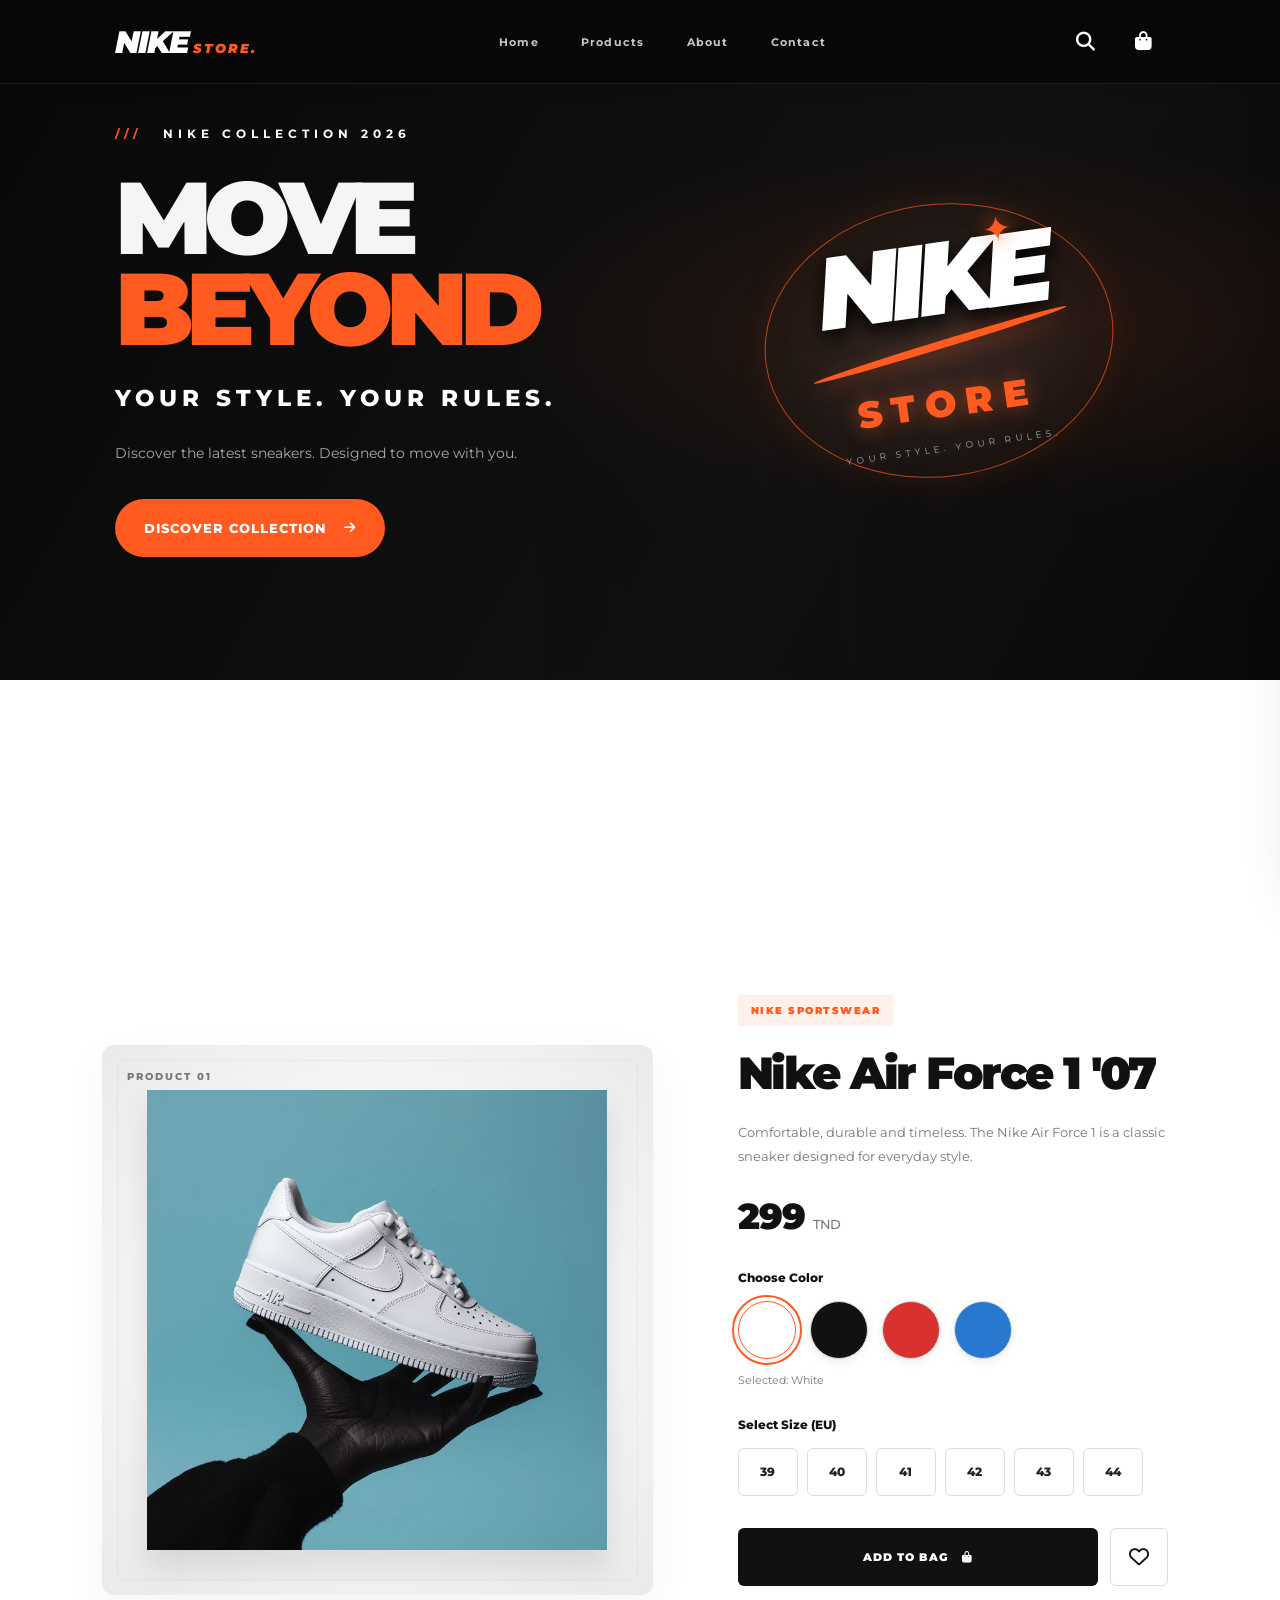
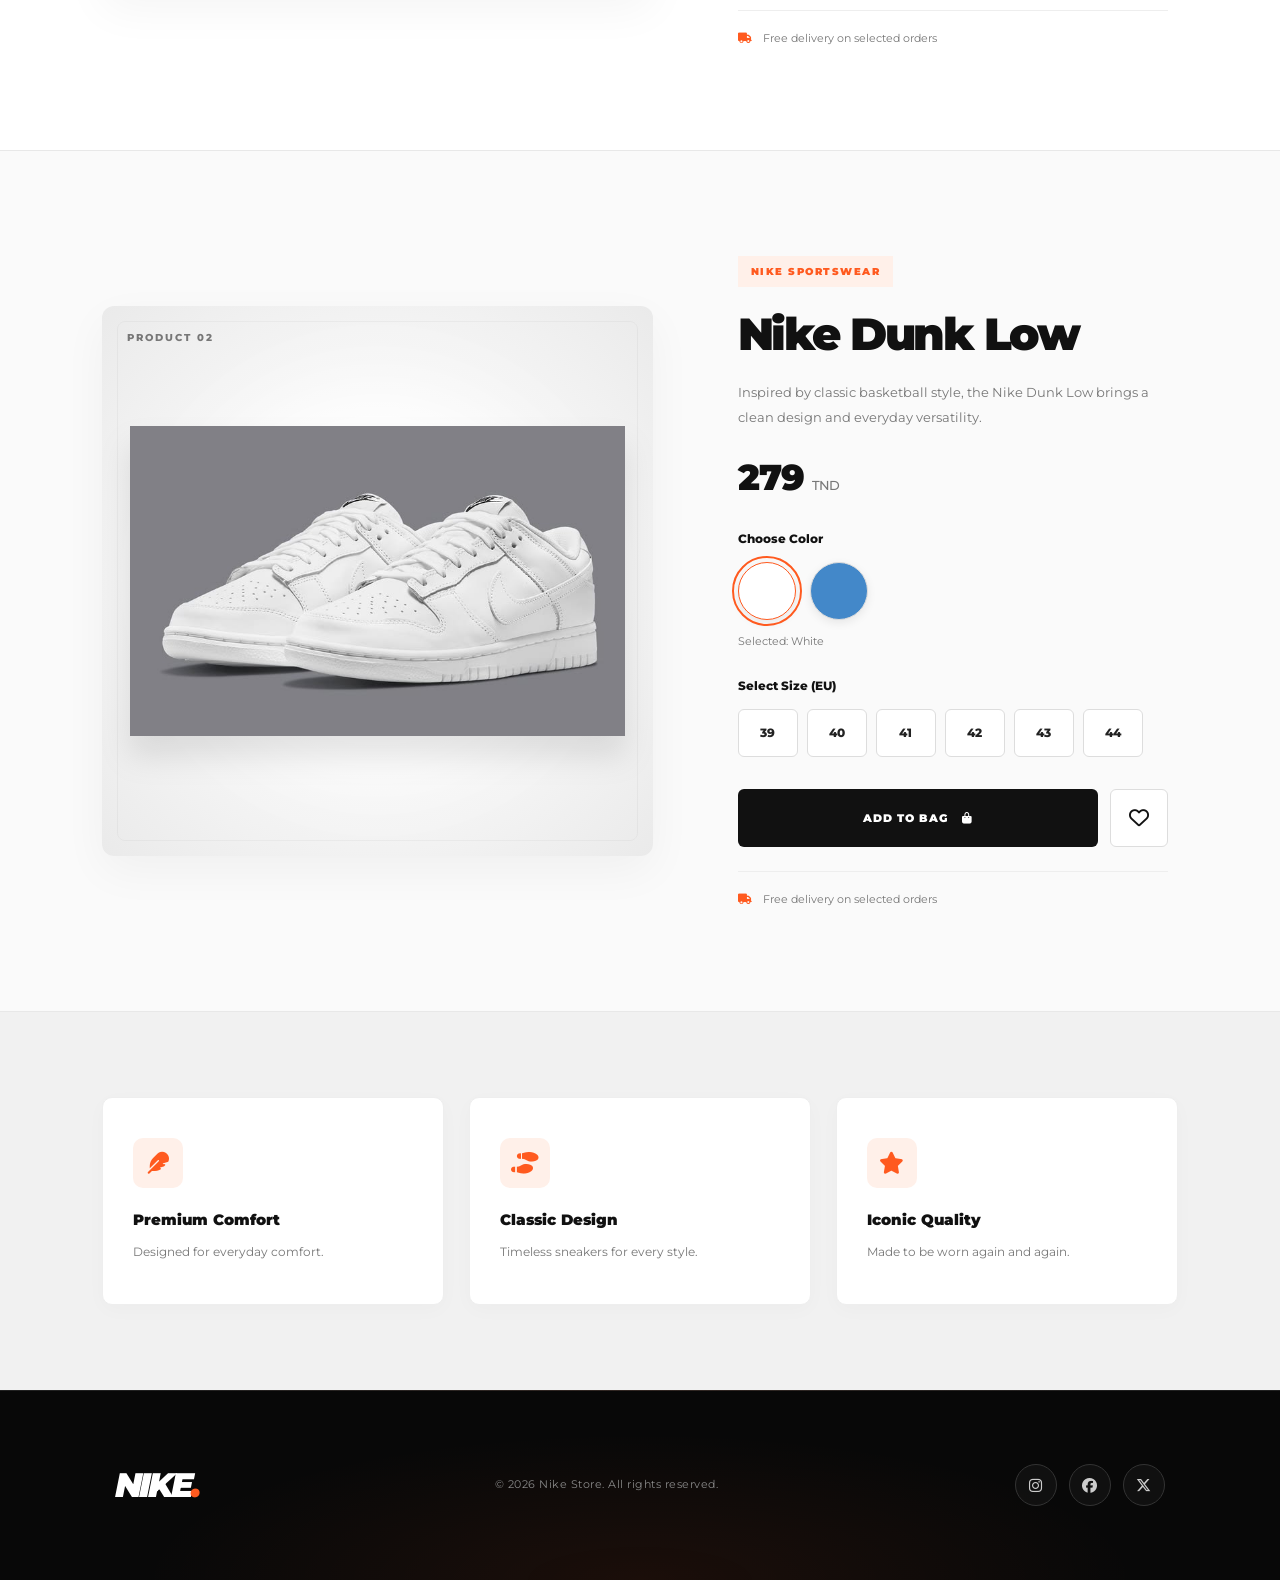
<file: index(1) .html>
<!DOCTYPE html>
<html lang="en">

<head>
    <meta charset="UTF-8">
    <meta name="viewport" content="width=device-width, initial-scale=1.0">

    <title>Nike Store | Future Collection</title>
<link rel="icon" type="image/svg+xml" href="favicon.svg">
    <link rel="stylesheet" href="style.css">

    <!-- Google Fonts -->
    <link rel="preconnect" href="https://fonts.googleapis.com">
    <link rel="preconnect" href="https://fonts.gstatic.com" crossorigin>
    <link href="https://fonts.googleapis.com/css2?family=Montserrat:wght@400;500;600;700;800;900&display=swap" rel="stylesheet">

    <!-- Font Awesome -->
    <link rel="stylesheet" href="https://cdnjs.cloudflare.com/ajax/libs/font-awesome/6.5.2/css/all.min.css">
</head>

<body>

    <!-- HEADER -->
    <header class="header">

        <a href="#home" class="logo">
    NIKE<span>STORE.</span>
</a>

        <nav class="navbar" id="navbar">
            <a href="#home">Home</a>
            <a href="#dynamicProducts">Products</a>
            <a href="#about">About</a>
            <a href="#contact">Contact</a>
        </nav>

        <div class="header-icons">

          
<button type="button" id="searchBtn" class="search-trigger" aria-label="Search">
    <i class="fa-solid fa-magnifying-glass"></i>
</button>


            <!-- SHOPPING BAG -->
            <a href="#" id="cartBtn" aria-label="Shopping bag">
                <i class="fa-solid fa-bag-shopping"></i>
            </a>

            <button class="menu-btn" id="menuBtn" aria-label="Open menu">
                <i class="fa-solid fa-bars"></i>
            </button>

        </div>

    </header>

    <!-- =========================================
         PREMIUM SEARCH MODAL
    ========================================= -->

    <div class="search-overlay" id="searchOverlay">

        <div class="search-panel">

            <button type="button" class="search-close" id="closeSearch"
                aria-label="Close search">
                <i class="fa-solid fa-xmark"></i>
            </button>

            <p class="search-label">NIKE STORE</p>

            <h2>Find your perfect pair.</h2>

            <div class="search-input-wrapper">

                <i class="fa-solid fa-magnifying-glass"></i>

                <input
                    type="search"
                    id="productSearchInput"
                    placeholder="Search shoes, collections..."
                    autocomplete="off"
                >

            </div>

            <p class="search-hint">
                Type a product name to explore the collection.
            </p>

        </div>

    </div>


    <!-- SHOPPING CART OVERLAY -->
    <div class="cart-overlay" id="cartOverlay"></div>


    <!-- SHOPPING CART DRAWER -->
    <aside class="cart-drawer" id="cartDrawer">

        <div class="cart-header">
            <h2>Shopping Cart</h2>

            <button type="button" id="closeCart" class="close-cart">
                <i class="fa-solid fa-xmark"></i>
            </button>
        </div>

        <div class="cart-items" id="cartItems">

            <div class="empty-cart">
                <i class="fa-solid fa-bag-shopping"></i>
                <h3>Your cart is empty</h3>
                <p>Discover your favorite Nike sneakers.</p>
            </div>

        </div>

        <div class="cart-footer">

            <div class="cart-subtotal">
                <span>Subtotal</span>
                <strong id="cartTotal">0 TND</strong>
            </div>

            <p>Shipping and taxes calculated at checkout.</p>

            <button type="button" class="checkout-btn" id="checkoutBtn">
                CHECKOUT
                <i class="fa-solid fa-arrow-right"></i>
            </button>

            <button type="button" class="continue-shopping" id="continueShopping">
                Continue Shopping
            </button>

        </div>

    </aside>


    <!-- CHECKOUT PAGE -->
    <section class="checkout-page" id="checkoutPage">

        <div class="checkout-container">

            <div class="checkout-header">
                <h2>Checkout</h2>

                <button type="button" id="closeCheckout">
                    <i class="fa-solid fa-xmark"></i>
                </button>
            </div>

            <form id="checkoutForm">

                <div class="checkout-layout">

                    <!-- CUSTOMER INFORMATION -->
                    <div class="checkout-details">

                        <h3>01. Contact Information</h3>

                        <div class="checkout-field">
                            <label for="customerName">Full Name</label>
                            <input type="text"
                                   id="customerName"
                                   placeholder="Your full name"
                                   required>
                        </div>

                        <div class="checkout-field">
                            <label for="customerEmail">Email Address</label>
                            <input type="email"
                                   id="customerEmail"
                                   placeholder="example@email.com"
                                   required>
                        </div>

                        <div class="checkout-field">
                            <label for="customerPhone">Phone Number</label>
                            <input type="tel"
                                   id="customerPhone"
                                   placeholder="+216 XX XXX XXX"
                                   pattern="[0-9+ ]{8,15}"
                                   required>
                        </div>

                        <h3>02. Delivery Address</h3>

                        <div class="checkout-field">
                            <label for="customerCity">City</label>

                            <select id="customerCity" required>
                                <option value="">Choose your city</option>
                                <option value="Tunis">Tunis</option>
                                <option value="Sfax">Sfax</option>
                                <option value="Sousse">Sousse</option>
                                <option value="Gabès">Gabès</option>
                                <option value="Monastir">Monastir</option>
                                <option value="Nabeul">Nabeul</option>
                                <option value="Bizerte">Bizerte</option>
                                <option value="Other">Other</option>
                            </select>
                        </div>

                        <div class="checkout-field">
                            <label for="customerAddress">Full Address</label>

                            <textarea id="customerAddress"
                                      placeholder="Street, building, apartment..."
                                      required></textarea>
                        </div>

                        <div class="checkout-field">
                            <label for="customerPostal">Postal Code</label>

                            <input type="text"
                                   id="customerPostal"
                                   placeholder="Postal code"
                                   required>
                        </div>

                        <h3>03. Payment Method</h3>

                        <label class="payment-option">
                            <input type="radio"
                                   name="payment"
                                   value="Cash on Delivery"
                                   checked>

                            <span>
                                <i class="fa-solid fa-truck"></i>
                                Cash on Delivery
                                <small>Pay when your order arrives</small>
                            </span>
                        </label>

                        <label class="payment-option">
                            <input type="radio"
                                   name="payment"
                                   value="Bank Card">

                            <span>
                                <i class="fa-regular fa-credit-card"></i>
                                Bank Card
                                <small>Payment integration required</small>
                            </span>
                        </label>

                    </div>


                    <!-- ORDER SUMMARY -->
                    <div class="checkout-summary">

                        <h3>Your Order</h3>

                        <div id="checkoutItems"></div>

                        <div class="checkout-total-row">
                            <span>Subtotal</span>
                            <strong id="checkoutSubtotal">0 TND</strong>
                        </div>

                        <div class="checkout-total-row">
                            <span>Delivery</span>
                            <strong id="deliveryFee">To be confirmed</strong>
                        </div>

                        <div class="checkout-total-row final-total">
                            <span>Total</span>
                            <strong id="checkoutTotal">0 TND</strong>
                        </div>

                        <button type="submit" class="place-order-btn">
                            PLACE ORDER
                            <i class="fa-solid fa-arrow-right"></i>
                        </button>

                        <p class="secure-message">
                            <i class="fa-solid fa-lock"></i>
                            Your information is kept private.
                        </p>

                    </div>

                </div>

            </form>

        </div>

    </section>


<!-- =========================================
     ORDER SUCCESS - PREMIUM CONFIRMATION
========================================= -->

<div class="order-success" id="orderSuccess">

    <div class="success-content">

        <!-- Success Icon -->
        <div class="success-icon">
            <i class="fa-solid fa-check"></i>
        </div>

        <p class="success-label">ORDER CONFIRMED</p>

        <h2>Thank You!</h2>

        <p class="success-description">
            Your order has been placed successfully.
            We're getting it ready for you.
        </p>

        <!-- Order Information -->
        <div class="success-order-info">

            <div>
                <span>Order Number</span>
                <strong id="successOrderId">#NK-000000</strong>
            </div>

            <div>
                <span>Order Date</span>
                <strong id="successOrderDate">-</strong>
            </div>

        </div>

        <!-- Purchased Products -->
        <div class="success-products">

            <h3>
                <i class="fa-solid fa-bag-shopping"></i>
                Your Items
            </h3>

            <div id="successOrderItems">
                <!-- Products will be added by JavaScript -->
            </div>

        </div>

        <!-- Total -->
        <div class="success-total">

            <span>Total Amount</span>

            <strong id="successOrderTotal">0 TND</strong>

        </div>

        <p class="success-payment">
            <i class="fa-solid fa-truck"></i>
            Payment: Cash on Delivery
        </p>

        <!-- Continue Shopping -->
        <button type="button" id="finishOrder">
            CONTINUE SHOPPING
            <i class="fa-solid fa-arrow-right"></i>
        </button>

        <p class="success-footer">
            Thank you for choosing Nike Store.
        </p>

    </div>

</div>



    <!-- MAIN CONTENT -->
    <main>

        
<!-- HERO - MOVE BEYOND -->
<section class="hero" id="home">

    <div class="hero-content">

        <p class="subtitle">
            <span>///</span> NIKE COLLECTION 2026
        </p>

        <h1>
            MOVE<br>
            <span>BEYOND</span>
        </h1>

        <h2 class="hero-tagline">
            YOUR STYLE. YOUR RULES.
        </h2>

        <p class="description">
            Discover the latest sneakers.
            Designed to move with you.
        </p>

<a href="#dynamicProducts" class="hero-btn">
    DISCOVER COLLECTION
    <i class="fa-solid fa-arrow-right"></i>
</a>

    </div>
<div class="hero-image">

    <div class="brand-orbit"></div>

    <div class="brand-logo">

        <span class="brand-crown">✦</span>

        <h2>NIKE</h2>

        <div class="brand-swoosh"></div>

        <h3>STORE</h3>

        <p>YOUR STYLE. YOUR RULES.</p>

    </div>

</div>
    

    <div class="hero-decoration">NIKE</div>

</section>


        <!-- DYNAMIC PRODUCTS -->
        <div id="dynamicProducts"></div>


        <!-- PRODUCT 01 : NIKE AIR FORCE 1 -->
        <section class="product-section" id="product">

            <div class="product-image">

                <div class="image-label">PRODUCT 01</div>

                <img
                    src="airee.jpg"
                    alt="Nike Air Force 1"
                    id="mainShoe"
                    class="main-shoe"
                >

            </div>

            <div class="product-info">

                <p class="product-category">NIKE SPORTSWEAR</p>

                <h2>Nike Air Force 1 '07</h2>

                <p class="product-description">
                    Comfortable, durable and timeless.
                    The Nike Air Force 1 is a classic sneaker
                    designed for everyday style.
                </p>

                <div class="price">
                    299 <span>TND</span>
                </div>

                <!-- AIR FORCE COLORS -->
                <div class="option-group">

                    <h3>Choose Color</h3>

                    <div class="color-options">

                        <button
                            type="button"
                            class="color-btn white active"
                            data-image="airee.jpg"
                            data-color="White"
                            title="White">
                        </button>

                        <button
                            type="button"
                            class="color-btn black"
                            data-image="aireforceblack.avif"
                            data-color="Black"
                            title="Black">
                        </button>

                        <button
                            type="button"
                            class="color-btn red"
                            data-image="red.jpg"
                            data-color="Red"
                            title="Red">
                        </button>

                        <button
                            type="button"
                            class="color-btn blue"
                            data-image="bleu.jpg"
                            data-color="Blue"
                            title="Blue">
                        </button>

                    </div>

                    <p class="selected-color" id="selectedColor">
                        Selected: White
                    </p>

                </div>


                <!-- AIR FORCE SIZES -->
                <div class="option-group">

                    <h3>Select Size (EU)</h3>

                    <div class="size-options">

                        <button type="button" class="size-btn">39</button>
                        <button type="button" class="size-btn">40</button>
                        <button type="button" class="size-btn">41</button>
                        <button type="button" class="size-btn">42</button>
                        <button type="button" class="size-btn">43</button>
                        <button type="button" class="size-btn">44</button>

                    </div>

                </div>


                <div class="product-actions">

                    <button type="button" class="add-cart" id="addCart">
                        ADD TO BAG
                        <i class="fa-solid fa-bag-shopping"></i>
                    </button>

                    <button
                        type="button"
                        class="favorite-btn"
                        id="favoriteBtn"
                        aria-label="Add to favorites">

                        <i class="fa-regular fa-heart"></i>

                    </button>

                </div>

                <p class="shipping-info">
                    <i class="fa-solid fa-truck"></i>
                    Free delivery on selected orders
                </p>

            </div>

        </section>


        <!-- PRODUCT 02 : NIKE DUNK LOW -->
        <section class="product-section" id="dunk-low">

            <div class="product-image">

                <div class="image-label">PRODUCT 02</div>

                <img
                    src="blanche.jpg"
                    alt="Nike Dunk Low White"
                    id="dunkShoe"
                    class="main-shoe"
                >

            </div>

            <div class="product-info">

                <p class="product-category">NIKE SPORTSWEAR</p>

                <h2>Nike Dunk Low</h2>

                <p class="product-description">
                    Inspired by classic basketball style,
                    the Nike Dunk Low brings a clean design
                    and everyday versatility.
                </p>

                <div class="price">
                    279 <span>TND</span>
                </div>

                <!-- DUNK COLORS -->
                <div class="option-group">

                    <h3>Choose Color</h3>

                    <div class="color-options">

                        <button
                            type="button"
                            class="dunk-color-btn white active"
                            data-image="blanche.jpg"
                            data-color="White"
                            data-target="dunkShoe"
                            title="White">
                        </button>

                        <button
                            type="button"
                            class="dunk-color-btn blue university"
                            data-image="bleuu.jpg"
                            data-color="University Blue"
                            data-target="dunkShoe"
                            title="University Blue">
                        </button>

                    </div>

                    <p class="dunk-selected-color" id="dunkSelectedColor">
                        Selected: White
                    </p>

                </div>


                <!-- DUNK SIZES -->
                <div class="option-group">

                    <h3>Select Size (EU)</h3>

                    <div class="size-options">

                        <button type="button" class="size-btn">39</button>
                        <button type="button" class="size-btn">40</button>
                        <button type="button" class="size-btn">41</button>
                        <button type="button" class="size-btn">42</button>
                        <button type="button" class="size-btn">43</button>
                        <button type="button" class="size-btn">44</button>

                    </div>

                </div>


                <div class="product-actions">

                    <button type="button" class="add-cart">
                        ADD TO BAG
                        <i class="fa-solid fa-bag-shopping"></i>
                    </button>

                    <button
                        type="button"
                        class="favorite-btn"
                        aria-label="Add to favorites">

                        <i class="fa-regular fa-heart"></i>

                    </button>

                </div>

                <p class="shipping-info">
                    <i class="fa-solid fa-truck"></i>
                    Free delivery on selected orders
                </p>

            </div>

        </section>


        <!-- FEATURES -->
        <section class="features" id="about">

            <div class="feature">

                <i class="fa-solid fa-feather"></i>

                <h3>Premium Comfort</h3>

                <p>Designed for everyday comfort.</p>

            </div>

            <div class="feature">

                <i class="fa-solid fa-shoe-prints"></i>

                <h3>Classic Design</h3>

                <p>Timeless sneakers for every style.</p>

            </div>

            <div class="feature">

                <i class="fa-solid fa-star"></i>

                <h3>Iconic Quality</h3>

                <p>Made to be worn again and again.</p>

            </div>

        </section>

    </main>


    <!-- FOOTER -->
    <footer id="contact">

        <a href="#" class="footer-logo">
            NIKE<span>.</span>
        </a>

        <p>© 2026 Nike Store. All rights reserved.</p>

        <div class="social-icons">

            <a href="#" aria-label="Instagram">
                <i class="fa-brands fa-instagram"></i>
            </a>

            <a href="#" aria-label="Facebook">
                <i class="fa-brands fa-facebook"></i>
            </a>

            <a href="#" aria-label="X">
                <i class="fa-brands fa-x-twitter"></i>
            </a>

        </div>

    </footer>


    <!-- JAVASCRIPT -->
    <script src="script.js"></script>

</body>
</html>
</file>
<file: style.css>
/* =========================================
   NIKE STORE - BLACK EDITION
   Premium Sneaker E-commerce Design
========================================= */

:root {
    --black: #111111;
    --dark: #080808;
    --white: #ffffff;
    --orange: #ff5a1f;
    --gray: #777777;
    --light: #f5f5f5;
    --border: #e8e8e8;
    --green: #ff5a1f;
}

* {
    margin: 0;
    padding: 0;
    box-sizing: border-box;
    font-family: 'Montserrat', sans-serif;
}

html {
    scroll-behavior: smooth;
}

body {
    background: var(--white);
    color: var(--black);
    overflow-x: hidden;
}

button {
    font-family: inherit;
}

a, button {
    -webkit-tap-highlight-color: transparent;
}

::selection {
    background: var(--orange);
    color: white;
}

/* =========================================
   HEADER
========================================= */

.header {
    min-height: 82px;
    padding: 0 8%;
    display: flex;
    align-items: center;
    justify-content: space-between;
    gap: 30px;
    background: #fff;
    border-bottom: 1px solid #eeeeee;
    position: sticky;
    top: 0;
    z-index: 1000;
}

.logo,
.footer-logo {
    color: #111;
    font-size: 36px;
    font-weight: 900;
    letter-spacing: -4px;
    text-decoration: none;
    font-style: italic;
}

.logo span,
.footer-logo span {
    color: var(--orange);
}

.navbar {
    display: flex;
    align-items: center;
    gap: 38px;
}

.navbar a {
    position: relative;
    text-decoration: none;
    color: #222;
    font-size: 11px;
    font-weight: 800;
    letter-spacing: 1px;
    transition: .25s;
}

.navbar a::after {
    content: "";
    position: absolute;
    left: 0;
    bottom: -7px;
    width: 0;
    height: 2px;
    background: var(--orange);
    transition: .3s;
}

.navbar a:hover {
    color: var(--orange);
}

.navbar a:hover::after {
    width: 100%;
}

.header-icons {
    display: flex;
    align-items: center;
    gap: 22px;
}

.header-icons a {
    color: #111;
    font-size: 19px;
    transition: .25s;
}

.header-icons a:hover {
    color: var(--orange);
    transform: translateY(-2px);
}

.menu-btn {
    display: none;
    background: none;
    border: none;
    color: #111;
    font-size: 23px;
    cursor: pointer;
}

/* =========================================
   HERO SECTION
========================================= */

.hero {
    min-height: 650px;
    padding: 75px 9%;
    display: flex;
    align-items: center;
    justify-content: space-between;
    gap: 45px;
    background: #f3f3f3;
    position: relative;
    overflow: hidden;
}

.hero::before {
    content: "NIKE";
    position: absolute;
    right: 3%;
    bottom: -75px;
    font-size: clamp(150px, 24vw, 340px);
    font-weight: 900;
    letter-spacing: -20px;
    color: rgba(0,0,0,.035);
    pointer-events: none;
}

.hero-content {
    flex: 1;
    position: relative;
    z-index: 2;
}

.subtitle {
    display: inline-block;
    color: var(--orange);
    font-size: 11px;
    font-weight: 900;
    letter-spacing: 4px;
    margin-bottom: 25px;
}

.hero-content h1 {
    font-size: clamp(55px, 7vw, 105px);
    line-height: .94;
    letter-spacing: -7px;
    font-weight: 900;
    color: #111;
}

.hero-content h1 span {
    color: var(--orange);
}

.description {
    max-width: 440px;
    margin: 28px 0;
    color: #666;
    font-size: 13px;
    line-height: 2;
}

.hero-btn {
    display: inline-flex;
    align-items: center;
    justify-content: center;
    gap: 20px;
    min-height: 55px;
    padding: 0 30px;
    background: var(--black);
    color: white;
    text-decoration: none;
    font-size: 11px;
    font-weight: 800;
    letter-spacing: 1px;
    transition: .3s;
}

.hero-btn::after {
    content: "→";
    font-size: 20px;
}

.hero-btn:hover {
    background: var(--orange);
    transform: translateY(-4px);
    box-shadow: 0 12px 25px rgba(255,90,31,.2);
}

.hero-image {
    flex: 1;
    display: flex;
    align-items: center;
    justify-content: center;
    position: relative;
    z-index: 2;
}

.hero-image img {
    width: 100%;
    max-width: 580px;
    object-fit: contain;
    filter: drop-shadow(0 25px 20px rgba(0,0,0,.13));
    animation: floatingShoe 5s ease-in-out infinite;
}

@keyframes floatingShoe {
    0%, 100% { transform: translateY(0); }
    50% { transform: translateY(-13px); }
}

.circle {
    display: none;
}

/* =========================================
   PRODUCT SECTION
========================================= */

.product-section {
    padding: 95px 8%;
    display: grid;
    grid-template-columns: 1.1fr .9fr;
    gap: 75px;
    align-items: center;
    background: white;
    border-bottom: 1px solid var(--border);
}

.product-section + .product-section {
    background: #fafafa;
}

/* PRODUCT IMAGE */

.product-image {
    min-height: 550px;
    background: #f1f1f1;
    display: flex;
    align-items: center;
    justify-content: center;
    position: relative;
    overflow: hidden;
    border-radius: 3px;
}

.product-image::before {
    content: "";
    position: absolute;
    width: 70%;
    height: 70%;
    background: white;
    border-radius: 50%;
    filter: blur(50px);
}

.image-label {
    position: absolute;
    top: 25px;
    left: 25px;
    color: #777;
    font-size: 10px;
    font-weight: 800;
    letter-spacing: 2px;
    z-index: 3;
}

.main-shoe {
    width: 90%;
    max-width: 570px;
    max-height: 460px;
    object-fit: contain;
    position: relative;
    z-index: 2;
    transition: .4s;
    filter: drop-shadow(0 20px 15px rgba(0,0,0,.10));
}

.product-image:hover .main-shoe {
    transform: scale(1.06) rotate(-2deg);
}

/* PRODUCT INFO */

.product-info {
    width: 100%;
    padding: 10px;
}

.product-category {
    display: inline-block;
    color: var(--orange);
    background: #fff0e9;
    padding: 9px 13px;
    font-size: 10px;
    font-weight: 900;
    letter-spacing: 1.5px;
    margin-bottom: 22px;
    text-decoration: none;
}

.product-info h2 {
    font-size: clamp(30px, 3.5vw, 45px);
    font-weight: 900;
    letter-spacing: -2px;
    line-height: 1.15;
}

.product-description {
    color: #777;
    font-size: 13px;
    line-height: 1.9;
    margin: 20px 0;
    max-width: 430px;
}

.price {
    font-size: 36px;
    font-weight: 900;
    color: #111;
    margin: 25px 0 32px;
    letter-spacing: -1px;
}

.price span {
    color: #777;
    font-size: 13px;
    font-weight: 500;
}

/* =========================================
   COLOR OPTIONS
========================================= */

.option-group {
    margin-bottom: 30px;
}

.option-group h3 {
    font-size: 12px;
    font-weight: 800;
    margin-bottom: 16px;
}

.color-options {
    display: flex;
    align-items: center;
    gap: 14px;
}

.color-btn,
.dunk-color-btn {
    width: 58px;
    height: 58px;
    border: 1px solid #ddd;
    border-radius: 5px;
    outline: none;
    cursor: pointer;
    transition: .25s;
}

.color-btn:hover,
.dunk-color-btn:hover {
    transform: translateY(-4px);
    border-color: var(--orange);
}

.color-btn.active,
.dunk-color-btn.active {
    outline: 2px solid var(--orange);
    outline-offset: 3px;
    border-color: var(--orange);
}

.white {
    background: #fff;
}

.black {
    background: #111;
}

.red {
    background: #d93030;
}

.blue {
    background: #2878d0;
}

.university {
    background: #4388c9;
}

.selected-color,
.dunk-selected-color {
    color: #777;
    font-size: 11px;
    margin-top: 14px;
}

/* =========================================
   SIZE OPTIONS
========================================= */

.size-options {
    display: flex;
    flex-wrap: wrap;
    gap: 9px;
}

.size-btn {
    min-width: 60px;
    height: 48px;
    padding: 0 10px;
    background: white;
    border: 1px solid #ddd;
    border-radius: 3px;
    color: #222;
    font-size: 12px;
    font-weight: 700;
    cursor: pointer;
    transition: .25s;
}

.size-btn:hover {
    border-color: var(--orange);
    color: var(--orange);
}

.size-btn.active {
    border: 2px solid var(--black);
    background: var(--black);
    color: white;
}

/* =========================================
   PRODUCT ACTIONS
========================================= */

.product-actions {
    display: flex;
    gap: 12px;
    margin-top: 32px;
}

.add-cart {
    flex: 1;
    height: 58px;
    background: var(--black);
    color: white;
    border: none;
    border-radius: 3px;
    font-size: 11px;
    font-weight: 900;
    letter-spacing: 1px;
    cursor: pointer;
    transition: .3s;
}

.add-cart:hover {
    background: var(--orange);
    transform: translateY(-3px);
}

.add-cart i {
    margin-left: 10px;
}

.favorite-btn {
    width: 58px;
    height: 58px;
    background: white;
    border: 1px solid #ddd;
    border-radius: 3px;
    color: #111;
    font-size: 20px;
    cursor: pointer;
    transition: .3s;
}

.favorite-btn:hover,
.favorite-btn.active {
    color: #e52b45;
    border-color: #e52b45;
    background: #fff5f6;
}

.shipping-info {
    margin-top: 24px;
    padding-top: 20px;
    border-top: 1px solid #eee;
    color: #777;
    font-size: 11px;
}

.shipping-info i {
    color: var(--orange);
    margin-right: 8px;
}

/* =========================================
   FEATURES
========================================= */

.features {
    padding: 85px 8%;
    display: grid;
    grid-template-columns: repeat(3, 1fr);
    gap: 22px;
    background: #f5f5f5;
}

.feature {
    padding: 35px 28px;
    background: white;
    border: 1px solid #eee;
    border-radius: 5px;
    transition: .3s;
}

.feature:hover {
    transform: translateY(-7px);
    border-color: #ffd2bf;
    box-shadow: 0 15px 30px rgba(0,0,0,.06);
}

.feature i {
    display: inline-flex;
    align-items: center;
    justify-content: center;
    width: 50px;
    height: 50px;
    background: #fff0e9;
    color: var(--orange);
    border-radius: 5px;
    font-size: 22px;
    margin-bottom: 22px;
}

.feature h3 {
    font-size: 15px;
    font-weight: 900;
    margin-bottom: 12px;
}

.feature p {
    color: #777;
    font-size: 12px;
    line-height: 1.9;
}

/* =========================================
   FOOTER
========================================= */

footer {
    min-height: 150px;
    padding: 35px 8%;
    background: #111;
    display: flex;
    align-items: center;
    justify-content: space-between;
    gap: 20px;
}

.footer-logo {
    color: white;
}

footer p {
    color: #aaa;
    font-size: 11px;
    text-align: center;
}

.social-icons {
    display: flex;
    gap: 13px;
}

.social-icons a {
    width: 38px;
    height: 38px;
    display: flex;
    align-items: center;
    justify-content: center;
    border: 1px solid #444;
    border-radius: 50%;
    color: white;
    font-size: 15px;
    text-decoration: none;
    transition: .3s;
}

.social-icons a:hover {
    background: var(--orange);
    border-color: var(--orange);
    transform: translateY(-3px);
}

/* =========================================
   CART OVERLAY
========================================= */

.cart-overlay {
    position: fixed;
    inset: 0;
    background: rgba(0,0,0,.65);
    z-index: 1999;
    opacity: 0;
    visibility: hidden;
    transition: .3s;
}

.cart-overlay.active {
    opacity: 1;
    visibility: visible;
}

/* CART DRAWER */

.cart-drawer {
    position: fixed;
    top: 0;
    right: -480px;
    width: 450px;
    max-width: 100%;
    height: 100vh;
    background: white;
    z-index: 2000;
    display: flex;
    flex-direction: column;
    transition: right .35s ease;
    overflow: hidden;
}

.cart-drawer.active {
    right: 0;
}

.cart-header {
    min-height: 85px;
    padding: 25px;
    display: flex;
    align-items: center;
    justify-content: space-between;
    border-bottom: 1px solid #eee;
}

.cart-header h2 {
    font-size: 20px;
    font-weight: 900;
}

.close-cart {
    width: 36px;
    height: 36px;
    border: none;
    background: #f3f3f3;
    border-radius: 50%;
    font-size: 18px;
    cursor: pointer;
    transition: .2s;
}

.close-cart:hover {
    background: var(--black);
    color: white;
}

.cart-items {
    flex: 1;
    overflow-y: auto;
    padding: 20px;
}

.cart-item {
    display: flex;
    align-items: flex-start;
    gap: 15px;
    padding: 15px 0;
    border-bottom: 1px solid #eee;
}

.cart-item img {
    display: block;
    flex: 0 0 100px;
    width: 100px;
    height: 100px;
    max-width: 100px;
    object-fit: contain;
    background: #f4f4f4;
    border-radius: 5px;
}

.cart-item-info {
    flex: 1;
    min-width: 0;
}

.cart-item-info h3 {
    font-size: 13px;
    margin-bottom: 9px;
}

.cart-item-info p {
    font-size: 11px;
    color: #777;
    margin-bottom: 7px;
}

.cart-item-price {
    font-size: 15px;
    color: var(--orange);
    font-weight: 900;
    margin-top: 8px;
}

.cart-item-controls {
    display: flex;
    align-items: center;
    gap: 10px;
    margin-top: 12px;
}

.cart-item-controls button {
    width: 28px;
    height: 28px;
    border: 1px solid #ddd;
    background: white;
    cursor: pointer;
    border-radius: 3px;
}

.cart-item-controls .remove-item {
    margin-left: auto;
    color: #d71932;
    border: none;
}

.empty-cart {
    height: 100%;
    display: flex;
    flex-direction: column;
    align-items: center;
    justify-content: center;
    text-align: center;
}

.empty-cart i {
    font-size: 45px;
    color: #bbb;
    margin-bottom: 20px;
}

.cart-footer {
    flex-shrink: 0;
    padding: 22px;
    border-top: 1px solid #eee;
    background: white;
}

.cart-subtotal {
    display: flex;
    justify-content: space-between;
    font-size: 16px;
    margin-bottom: 12px;
}

.cart-subtotal strong {
    color: var(--orange);
}

.cart-footer > p {
    font-size: 11px;
    color: #888;
    margin-bottom: 18px;
}

.checkout-btn {
    width: 100%;
    height: 53px;
    background: var(--black);
    color: white;
    border: none;
    font-weight: 900;
    font-size: 11px;
    letter-spacing: 1px;
    cursor: pointer;
    transition: .3s;
}

.checkout-btn:hover {
    background: var(--orange);
}

.continue-shopping {
    width: 100%;
    padding: 15px;
    border: none;
    background: white;
    cursor: pointer;
    font-weight: 800;
    font-size: 11px;
}

.continue-shopping:hover {
    color: var(--orange);
}

/* =========================================
   CHECKOUT PAGE
========================================= */

.checkout-page {
    display: none;
    position: fixed;
    inset: 0;
    z-index: 3000;
    background: #fff;
    overflow-y: auto;
}

.checkout-page.active {
    display: block;
}

.checkout-container {
    max-width: 1150px;
    margin: auto;
    padding: 35px 25px 60px;
}

.checkout-header {
    display: flex;
    justify-content: space-between;
    align-items: center;
    padding-bottom: 25px;
    border-bottom: 1px solid #eee;
    margin-bottom: 35px;
}

.checkout-header h2 {
    font-size: 29px;
    font-weight: 900;
}

.checkout-header button {
    width: 40px;
    height: 40px;
    border: none;
    border-radius: 50%;
    background: #f2f2f2;
    font-size: 20px;
    cursor: pointer;
}

.checkout-layout {
    display: grid;
    grid-template-columns: 1.3fr .7fr;
    gap: 65px;
}

.checkout-details h3,
.checkout-summary h3 {
    font-size: 17px;
    font-weight: 900;
    margin: 25px 0;
}

.checkout-field {
    margin-bottom: 20px;
}

.checkout-field label {
    display: block;
    font-size: 11px;
    font-weight: 800;
    margin-bottom: 9px;
}

.checkout-field input,
.checkout-field select,
.checkout-field textarea {
    width: 100%;
    min-height: 48px;
    padding: 13px;
    border: 1px solid #ddd;
    border-radius: 3px;
    font-size: 13px;
    outline: none;
    background: white;
    transition: .2s;
}

.checkout-field textarea {
    height: 95px;
    resize: vertical;
}

.checkout-field input:focus,
.checkout-field select:focus,
.checkout-field textarea:focus {
    border-color: var(--orange);
    box-shadow: 0 0 0 3px rgba(255,90,31,.08);
}

.payment-option {
    display: flex;
    align-items: center;
    gap: 15px;
    border: 1px solid #ddd;
    border-radius: 5px;
    padding: 18px;
    margin-bottom: 12px;
    cursor: pointer;
    transition: .2s;
}

.payment-option:hover {
    border-color: var(--orange);
}

.payment-option:has(input:checked) {
    border: 2px solid var(--orange);
    background: #fff8f4;
}

.payment-option input {
    accent-color: var(--orange);
}

.payment-option span {
    display: flex;
    flex-direction: column;
    gap: 6px;
    font-size: 12px;
    font-weight: 800;
}

.payment-option i {
    color: var(--orange);
    margin-right: 5px;
}

.payment-option small {
    color: #888;
    font-weight: 400;
}

.checkout-summary {
    background: #f5f5f5;
    padding: 25px;
    border-radius: 5px;
    height: fit-content;
}

.checkout-product {
    display: flex;
    align-items: center;
    gap: 12px;
    padding: 13px 0;
    border-bottom: 1px solid #e5e5e5;
}

.checkout-product img {
    width: 75px;
    height: 75px;
    object-fit: contain;
    background: white;
    border-radius: 4px;
}

.checkout-product-info {
    flex: 1;
}

.checkout-product-info h4 {
    font-size: 12px;
    margin-bottom: 7px;
}

.checkout-product-info p {
    color: #777;
    font-size: 11px;
    margin-bottom: 4px;
}

.checkout-total-row {
    display: flex;
    justify-content: space-between;
    gap: 10px;
    margin-top: 20px;
    font-size: 13px;
}

.final-total {
    padding-top: 20px;
    border-top: 1px solid #ddd;
    font-size: 19px;
    font-weight: 900;
}

.final-total strong {
    color: var(--orange);
}

.place-order-btn {
    width: 100%;
    height: 55px;
    margin-top: 25px;
    background: var(--black);
    color: white;
    border: none;
    border-radius: 3px;
    font-size: 11px;
    font-weight: 900;
    letter-spacing: 1px;
    cursor: pointer;
    transition: .3s;
}

.place-order-btn:hover {
    background: var(--orange);
    transform: translateY(-2px);
}

.place-order-btn i {
    margin-left: 10px;
}

.secure-message {
    text-align: center;
    color: #888;
    font-size: 11px;
    margin-top: 18px;
}

/* =========================================
   ORDER SUCCESS
========================================= */

.order-success {
    display: none;
    position: fixed;
    inset: 0;
    z-index: 4000;
    background: rgba(0,0,0,.7);
    align-items: center;
    justify-content: center;
    padding: 20px;
}

.order-success.active {
    display: flex;
}

.success-content {
    background: white;
    padding: 45px 30px;
    width: 420px;
    max-width: 100%;
    text-align: center;
    border-radius: 5px;
}

.success-content > i {
    font-size: 55px;
    color: var(--orange);
    margin-bottom: 20px;
}

.success-content h2 {
    margin-bottom: 12px;
    font-weight: 900;
}

.success-content p {
    color: #777;
    font-size: 13px;
}

.success-content button {
    width: 100%;
    padding: 15px;
    margin-top: 25px;
    background: var(--black);
    color: white;
    border: none;
    cursor: pointer;
    font-weight: 800;
    transition: .3s;
}

.success-content button:hover {
    background: var(--orange);
}

/* =========================================
   TABLET
========================================= */

@media (max-width: 1000px) {
    .header {
        padding: 0 5%;
    }

    .navbar {
        gap: 18px;
    }

    .hero {
        padding: 60px 6%;
    }

    .product-section {
        padding: 65px 5%;
        gap: 35px;
    }

    .product-image {
        min-height: 430px;
    }
}

/* =========================================
   MOBILE
========================================= */

@media (max-width: 768px) {
    .header {
        min-height: 75px;
        padding: 0 6%;
    }

    .logo {
        font-size: 29px;
    }

    .menu-btn {
        display: block;
    }

    .navbar {
        display: none;
        position: absolute;
        top: 75px;
        left: 0;
        width: 100%;
        padding: 25px;
        background: white;
        border-bottom: 1px solid var(--border);
        flex-direction: column;
        align-items: center;
        gap: 25px;
    }

    .navbar.active {
        display: flex;
    }

    .header-icons {
        gap: 15px;
    }

    .hero {
        min-height: auto;
        padding: 60px 6% 45px;
        flex-direction: column;
        text-align: center;
        gap: 30px;
    }

    .hero::before {
        font-size: 150px;
        bottom: 0;
        letter-spacing: -10px;
    }

    .hero-content h1 {
        font-size: clamp(48px, 12vw, 68px);
        letter-spacing: -4px;
    }

    .description {
        margin: 20px auto;
    }

    .hero-image img {
        max-width: 380px;
    }

    .product-section {
        grid-template-columns: 1fr;
        padding: 45px 6%;
        gap: 30px;
    }

    .product-image {
        min-height: 350px;
    }

    .main-shoe {
        max-height: 320px;
    }

    .product-info {
        padding: 5px 0;
    }

    .product-info h2 {
        font-size: 32px;
    }

    .price {
        font-size: 31px;
    }

    .features {
        grid-template-columns: 1fr;
        padding: 50px 6%;
    }

    .feature {
        padding: 28px;
    }

    footer {
        flex-direction: column;
        padding: 40px 6%;
        gap: 25px;
    }

    .checkout-layout {
        grid-template-columns: 1fr;
        gap: 25px;
    }

    .checkout-container {
        padding: 20px 17px 40px;
    }

    .checkout-header h2 {
        font-size: 23px;
    }
}

/* =========================================
   SMALL MOBILE
========================================= */

@media (max-width: 400px) {
    .header-icons {
        gap: 12px;
    }

    .hero-content h1 {
        font-size: 47px;
    }

    .hero-btn {
        padding: 0 20px;
    }

    .product-image {
        min-height: 270px;
    }

    .color-btn,
    .dunk-color-btn {
        width: 52px;
        height: 52px;
    }

    .size-btn {
        min-width: 49px;
        height: 44px;
    }

    .cart-drawer {
        width: 100%;
    }
}

/* =========================================
   ACCESSIBILITY
========================================= */

@media (prefers-reduced-motion: reduce) {
    *,
    *::before,
    *::after {
        scroll-behavior: auto !important;
        animation-duration: .01ms !important;
        animation-iteration-count: 1 !important;
        transition-duration: .01ms !important;
    }
}

/* =========================================
   NIKE STORE - PREMIUM DESIGN UPGRADE
   Add this block at the END of style.css
========================================= */

/* HEADER UPGRADE */

.header {
    box-shadow: 0 4px 20px rgba(0, 0, 0, .035);
    transition: .3s;
}

.logo {
    transition: .3s;
}

.logo:hover {
    transform: scale(1.05);
}

.header-icons a {
    width: 42px;
    height: 42px;
    display: inline-flex;
    align-items: center;
    justify-content: center;
    border-radius: 50%;
}

.header-icons a:hover {
    background: #fff0e9;
}

/* HERO UPGRADE */

.hero {
    background:
        radial-gradient(circle at 75% 45%, #ffffff 0%, transparent 35%),
        linear-gradient(120deg, #f2f2f2, #e9e9e9);
}

.hero-content h1 {
    text-transform: uppercase;
}

.hero-image img {
    max-height: 500px;
    transition: transform .5s ease;
}

.hero-image img:hover {
    transform: scale(1.06) rotate(-3deg);
}

/* PRODUCT IMAGE UPGRADE */

.product-image {
    border-radius: 12px;
    background:
        radial-gradient(circle at center, #ffffff 0%, #f3f3f3 65%, #eaeaea 100%);
    box-shadow: 0 15px 45px rgba(0, 0, 0, .045);
}

.product-image::after {
    content: "";
    position: absolute;
    inset: 15px;
    border: 1px solid rgba(0, 0, 0, .035);
    border-radius: 8px;
    pointer-events: none;
}

.main-shoe {
    transition: transform .5s ease, filter .5s ease;
}

.product-image:hover .main-shoe {
    filter: drop-shadow(0 28px 20px rgba(0, 0, 0, .16));
}

/* PRODUCT INFO UPGRADE */

.product-info h2 {
    letter-spacing: -2.5px;
}

.product-description {
    max-width: 460px;
}

.price {
    display: flex;
    align-items: baseline;
    gap: 8px;
}

/* COLOR BUTTONS */

.color-btn,
.dunk-color-btn {
    border-radius: 50%;
    box-shadow: 0 3px 10px rgba(0, 0, 0, .08);
}

.color-btn.active,
.dunk-color-btn.active {
    outline-offset: 4px;
}

.color-btn:focus-visible,
.dunk-color-btn:focus-visible,
.size-btn:focus-visible,
button:focus-visible,
a:focus-visible {
    outline: 3px solid var(--orange);
    outline-offset: 3px;
}

/* SIZE BUTTONS */

.size-btn {
    border-radius: 6px;
    font-weight: 800;
}

.size-btn:hover {
    background: #fff5f0;
    transform: translateY(-2px);
}

.size-btn.active {
    background: #111;
    color: white;
}

/* ADD TO CART */

.add-cart {
    border-radius: 6px;
    position: relative;
    overflow: hidden;
}

.add-cart:hover {
    box-shadow: 0 10px 25px rgba(255, 90, 31, .22);
}

.favorite-btn {
    border-radius: 6px;
}

/* FEATURES */

.features {
    background: #f1f1f1;
    gap: 25px;
}

.feature {
    border-radius: 10px;
    padding: 40px 30px;
    box-shadow: 0 5px 20px rgba(0, 0, 0, .025);
}

.feature:hover {
    box-shadow: 0 18px 35px rgba(0, 0, 0, .08);
}

.feature i {
    border-radius: 10px;
}

/* CART UPGRADE */

.cart-drawer {
    box-shadow: -15px 0 50px rgba(0, 0, 0, .12);
}

.cart-header {
    background: #111;
    color: white;
}

.close-cart {
    background: #292929;
    color: white;
}

.close-cart:hover {
    background: var(--orange);
}

.cart-item {
    transition: background .2s;
}

.cart-item:hover {
    background: #fafafa;
}

.checkout-btn {
    border-radius: 5px;
}

.continue-shopping {
    transition: .2s;
}

/* CHECKOUT UPGRADE */

.checkout-container {
    animation: checkoutAppear .35s ease;
}

@keyframes checkoutAppear {
    from {
        opacity: 0;
        transform: translateY(12px);
    }
    to {
        opacity: 1;
        transform: translateY(0);
    }
}

.checkout-summary {
    border: 1px solid #e9e9e9;
    box-shadow: 0 10px 30px rgba(0, 0, 0, .04);
}

.checkout-field input,
.checkout-field select,
.checkout-field textarea {
    border-radius: 6px;
}

.payment-option {
    border-radius: 7px;
}

.place-order-btn {
    border-radius: 5px;
}

/* FOOTER UPGRADE */

footer {
    border-top: 3px solid var(--orange);
}

.social-icons a {
    transition: .3s ease;
}

/* RESPONSIVE IMPROVEMENTS */

@media (max-width: 768px) {
    .hero {
        background:
            radial-gradient(circle at center, #fff 0%, transparent 65%),
            #f1f1f1;
    }

    .hero-image img {
        max-height: 330px;
    }

    .product-image {
        border-radius: 9px;
    }

    .product-section {
        gap: 25px;
    }

    .product-info h2 {
        letter-spacing: -1.5px;
    }

    .features {
        gap: 15px;
    }
}

@media (max-width: 480px) {
    .header {
        gap: 10px;
    }

    .logo {
        font-size: 27px;
    }

    .header-icons {
        gap: 8px;
    }

    .hero-content h1 {
        letter-spacing: -3px;
    }

    .product-actions {
        gap: 8px;
    }

    .add-cart {
        font-size: 10px;
    }

    .cart-header {
        min-height: 72px;
    }
}

/* =========================================
   NIKE STORE - PREMIUM CHECKOUT REDESIGN
========================================= */

.checkout-page {
    background: #f7f7f7;
    padding: 0;
}

.checkout-container {
    max-width: 1250px;
    padding: 40px 35px 70px;
    animation: checkoutAppear .4s ease;
}

/* HEADER */

.checkout-header {
    background: #fff;
    padding: 22px 30px;
    margin-bottom: 35px;
    border: 1px solid #ededed;
    border-radius: 10px;
    box-shadow: 0 4px 20px rgba(0,0,0,.035);
}

.checkout-header h2 {
    font-size: 27px;
    font-weight: 900;
    letter-spacing: -1px;
    color: #111;
}

.checkout-header h2::before {
    content: "NIKE STORE";
    display: block;
    color: #ff5a1f;
    font-size: 10px;
    letter-spacing: 3px;
    margin-bottom: 8px;
}

.checkout-header button {
    width: 42px;
    height: 42px;
    background: #f3f3f3;
    border-radius: 50%;
    transition: .25s;
}

.checkout-header button:hover {
    background: #111;
    color: #fff;
    transform: rotate(90deg);
}

/* MAIN LAYOUT */

.checkout-layout {
    display: grid;
    grid-template-columns: minmax(0, 1.4fr) minmax(320px, .8fr);
    gap: 35px;
    align-items: start;
}

/* CUSTOMER DETAILS */

.checkout-details {
    background: #fff;
    padding: 35px;
    border: 1px solid #ededed;
    border-radius: 10px;
    box-shadow: 0 5px 25px rgba(0,0,0,.035);
}

.checkout-details h3 {
    font-size: 17px;
    font-weight: 900;
    margin: 0 0 25px;
    padding-bottom: 17px;
    border-bottom: 1px solid #eee;
}

.checkout-details h3:not(:first-child) {
    margin-top: 38px;
}

/* INPUT FIELDS */

.checkout-field {
    margin-bottom: 22px;
}

.checkout-field label {
    font-size: 11px;
    font-weight: 800;
    color: #333;
    margin-bottom: 10px;
}

.checkout-field input,
.checkout-field select,
.checkout-field textarea {
    min-height: 52px;
    padding: 14px 16px;
    border: 1px solid #e2e2e2;
    border-radius: 7px;
    background: #fafafa;
    color: #111;
    font-size: 13px;
    transition: .25s;
}

.checkout-field input:hover,
.checkout-field select:hover,
.checkout-field textarea:hover {
    border-color: #bbb;
}

.checkout-field input:focus,
.checkout-field select:focus,
.checkout-field textarea:focus {
    background: #fff;
    border-color: #ff5a1f;
    box-shadow: 0 0 0 4px rgba(255,90,31,.09);
}

.checkout-field textarea {
    min-height: 100px;
}

/* PAYMENT */

.payment-option {
    min-height: 75px;
    padding: 18px 20px;
    border: 1px solid #e5e5e5;
    border-radius: 8px;
    background: #fff;
    transition: .25s;
}

.payment-option:hover {
    background: #fffaf7;
    border-color: #ff5a1f;
    transform: translateY(-2px);
}

.payment-option:has(input:checked) {
    border: 2px solid #ff5a1f;
    background: #fff7f2;
    box-shadow: 0 5px 15px rgba(255,90,31,.07);
}

.payment-option span {
    color: #111;
    font-size: 13px;
}

.payment-option small {
    font-size: 11px;
    line-height: 1.5;
}

/* ORDER SUMMARY */

.checkout-summary {
    position: sticky;
    top: 105px;
    padding: 30px;
    background: #fff;
    border: 1px solid #ededed;
    border-radius: 10px;
    box-shadow: 0 5px 25px rgba(0,0,0,.045);
}

.checkout-summary h3 {
    margin: 0 0 22px;
    padding-bottom: 18px;
    border-bottom: 1px solid #eee;
    font-size: 18px;
    font-weight: 900;
}

/* PRODUCTS */

.checkout-product {
    gap: 15px;
    padding: 16px 0;
    border-bottom: 1px solid #eee;
}

.checkout-product img {
    width: 85px;
    height: 85px;
    padding: 5px;
    background: #f5f5f5;
    border-radius: 8px;
}

.checkout-product-info h4 {
    font-size: 13px;
    font-weight: 800;
}

.checkout-product-info p {
    font-size: 11px;
    line-height: 1.5;
}

.checkout-product-info strong {
    color: #ff5a1f;
    font-size: 13px;
}

/* TOTALS */

.checkout-total-row {
    margin-top: 18px;
    color: #666;
    font-size: 12px;
}

.checkout-total-row strong {
    color: #111;
    font-weight: 800;
}

.final-total {
    margin-top: 23px;
    padding-top: 22px;
    font-size: 17px;
    color: #111;
}

.final-total strong {
    color: #ff5a1f;
    font-size: 23px;
}

/* PLACE ORDER */

.place-order-btn {
    height: 58px;
    margin-top: 28px;
    border-radius: 7px;
    background: #111;
    font-size: 12px;
    letter-spacing: 1.2px;
    transition: .3s;
}

.place-order-btn:hover {
    background: #ff5a1f;
    box-shadow: 0 10px 25px rgba(255,90,31,.2);
    transform: translateY(-3px);
}

.secure-message {
    padding-top: 5px;
    font-size: 11px;
    line-height: 1.8;
}

/* SUCCESS POPUP */

.success-content {
    border-radius: 12px;
    box-shadow: 0 20px 60px rgba(0,0,0,.2);
    animation: checkoutAppear .3s ease;
}

.success-content button {
    border-radius: 6px;
}

/* ANIMATION */

@keyframes checkoutAppear {
    from {
        opacity: 0;
        transform: translateY(15px);
    }
    to {
        opacity: 1;
        transform: translateY(0);
    }
}

/* TABLET */

@media (max-width: 900px) {
    .checkout-layout {
        grid-template-columns: 1fr;
        gap: 25px;
    }

    .checkout-summary {
        position: static;
    }
}

/* MOBILE */

@media (max-width: 600px) {
    .checkout-container {
        padding: 18px 12px 35px;
    }

    .checkout-header {
        padding: 18px;
        margin-bottom: 20px;
    }

    .checkout-header h2 {
        font-size: 22px;
    }

    .checkout-details,
    .checkout-summary {
        padding: 22px 17px;
        border-radius: 8px;
    }

    .checkout-details h3,
    .checkout-summary h3 {
        font-size: 16px;
    }

    .checkout-field input,
    .checkout-field select,
    .checkout-field textarea {
        font-size: 13px;
    }

    .payment-option {
        padding: 15px;
    }

    .checkout-product img {
        width: 70px;
        height: 70px;
    }

    .final-total strong {
        font-size: 20px;
    }
}


/* FIX: CHECKOUT PRODUCT IMAGES */

#checkoutItems {
    width: 100%;
    min-width: 0;
    overflow: hidden;
}

#checkoutItems img {
    width: 75px !important;
    height: 75px !important;
    max-width: 75px !important;
    min-width: 75px !important;
    object-fit: contain !important;
    display: block;
    flex-shrink: 0;
    background: #f3f3f3;
    border-radius: 8px;
    padding: 5px;
}

#checkoutItems > *,
#checkoutItems .checkout-product,
#checkoutItems .checkout-item {
    max-width: 100%;
    min-width: 0;
}

#checkoutItems .checkout-product,
#checkoutItems .checkout-item {
    display: flex;
    align-items: center;
    gap: 14px;
    overflow: hidden;
}

#checkoutItems h4,
#checkoutItems h3,
#checkoutItems p {
    overflow-wrap: anywhere;
}

/* =========================================
   NIKE - PREMIUM YOUR ORDER CARD
========================================= */

#checkoutItems {
    display: flex;
    flex-direction: column;
    gap: 14px;
    width: 100%;
}

#checkoutItems > * {
    width: 100%;
    min-width: 0;
}

#checkoutItems .checkout-item,
#checkoutItems .checkout-product {
    position: relative;
    display: flex;
    align-items: center;
    gap: 17px;
    padding: 16px;
    background: #fff;
    border: 1px solid #ededed;
    border-radius: 12px;
    overflow: hidden;
    transition: .3s ease;
}

#checkoutItems .checkout-item:hover,
#checkoutItems .checkout-product:hover {
    border-color: #ffb08f;
    box-shadow: 0 8px 22px rgba(0,0,0,.055);
    transform: translateY(-2px);
}

/* IMAGE CONTAINER */

#checkoutItems img {
    width: 105px !important;
    height: 105px !important;
    min-width: 105px !important;
    max-width: 105px !important;
    object-fit: contain !important;
    display: block;
    padding: 8px;
    background: #f4f4f4;
    border-radius: 10px;
    flex-shrink: 0;
}

/* PRODUCT INFORMATION */

#checkoutItems .checkout-item-info,
#checkoutItems .checkout-product-info,
#checkoutItems .cart-item-info {
    flex: 1;
    min-width: 0;
}

#checkoutItems h3,
#checkoutItems h4 {
    color: #111;
    font-size: 14px;
    font-weight: 900;
    line-height: 1.4;
    margin-bottom: 9px;
}

#checkoutItems p {
    color: #777;
    font-size: 11px;
    line-height: 1.8;
    margin: 0;
    overflow-wrap: anywhere;
}

/* PRODUCT PRICE */

#checkoutItems strong {
    color: #ff5a1f;
    font-size: 14px;
    font-weight: 900;
}

/* MOBILE */

@media (max-width: 480px) {
    #checkoutItems .checkout-item,
    #checkoutItems .checkout-product {
        gap: 12px;
        padding: 12px;
    }

    #checkoutItems img {
        width: 85px !important;
        height: 85px !important;
        min-width: 85px !important;
        max-width: 85px !important;
    }

    #checkoutItems h3,
    #checkoutItems h4 {
        font-size: 12px;
    }
}

/* =========================================
   NIKE - PREMIUM ORDER CONFIRMATION
========================================= */

.order-success {
    z-index: 4000;
    overflow-y: auto;
    background: rgba(0, 0, 0, .82);
    backdrop-filter: blur(8px);
    padding: 25px 15px;
}

.success-content {
    width: 510px;
    max-width: 100%;
    max-height: 90vh;
    overflow-y: auto;
    padding: 35px 30px;
    border-radius: 14px;
    text-align: center;
    background: #fff;
    box-shadow: 0 25px 80px rgba(0,0,0,.3);
    animation: successAppear .4s ease;
}

.success-icon {
    width: 72px;
    height: 72px;
    margin: 0 auto 18px;
    display: flex;
    align-items: center;
    justify-content: center;
    background: #fff0e9;
    color: #ff5a1f;
    border-radius: 50%;
    font-size: 30px;
}

.success-eyebrow {
    display: block;
    color: #ff5a1f;
    font-size: 9px;
    font-weight: 900;
    letter-spacing: 2px;
    margin-bottom: 12px;
}

.success-content h2 {
    font-size: 27px;
    font-weight: 900;
    color: #111;
    margin-bottom: 10px;
}

.success-description {
    color: #777;
    font-size: 12px;
    line-height: 1.8;
    margin-bottom: 22px;
}

.success-order-number {
    background: #f5f5f5;
    padding: 15px;
    border-radius: 8px;
    margin-bottom: 10px;
}

.success-order-number span {
    display: block;
    color: #888;
    font-size: 9px;
    font-weight: 800;
    letter-spacing: 1.5px;
    margin-bottom: 7px;
}

.success-order-number strong {
    color: #ff5a1f;
    font-size: 17px;
    letter-spacing: 1px;
}

.success-order-date {
    color: #888;
    font-size: 10px;
    margin-bottom: 24px;
}

.success-items {
    text-align: left;
    border-top: 1px solid #eee;
    padding-top: 20px;
}

.success-items h3 {
    font-size: 14px;
    font-weight: 900;
    margin-bottom: 12px;
}

.success-order-item {
    display: flex;
    align-items: center;
    gap: 12px;
    padding: 12px 0;
    border-bottom: 1px solid #eee;
    min-width: 0;
}

.success-order-item img {
    width: 65px;
    height: 65px;
    min-width: 65px;
    object-fit: contain;
    background: #f4f4f4;
    border-radius: 7px;
    padding: 4px;
}

.success-item-info {
    flex: 1;
    min-width: 0;
}

.success-item-info h4 {
    font-size: 11px;
    font-weight: 900;
    margin-bottom: 6px;
    overflow-wrap: anywhere;
}

.success-item-info p {
    color: #888;
    font-size: 10px;
    line-height: 1.6;
}

.success-order-item > strong {
    font-size: 11px;
    color: #111;
    white-space: nowrap;
}

.success-price-details {
    margin-top: 20px;
    padding: 16px;
    background: #f7f7f7;
    border-radius: 8px;
    text-align: left;
}

.success-price-details > div {
    display: flex;
    justify-content: space-between;
    gap: 10px;
    margin-bottom: 12px;
    font-size: 11px;
    color: #777;
}

.success-price-details strong {
    color: #111;
}

.success-price-details .success-final-total {
    border-top: 1px solid #ddd;
    padding-top: 15px;
    margin: 5px 0 0;
    color: #111;
    font-weight: 900;
    font-size: 12px;
}

.success-final-total strong {
    color: #ff5a1f;
    font-size: 17px;
}

.success-payment {
    margin: 18px 0;
    color: #777;
    font-size: 10px;
}

.success-payment i {
    color: #ff5a1f;
    margin-right: 6px;
}

.success-content button {
    width: 100%;
    min-height: 54px;
    margin-top: 8px;
    background: #111;
    color: #fff;
    border: none;
    border-radius: 6px;
    font-size: 10px;
    font-weight: 900;
    letter-spacing: 1px;
    cursor: pointer;
    transition: .3s;
}

.success-content button:hover {
    background: #ff5a1f;
    transform: translateY(-2px);
}

.success-content button i {
    margin-left: 10px;
}

@keyframes successAppear {
    from {
        opacity: 0;
        transform: translateY(20px) scale(.97);
    }
    to {
        opacity: 1;
        transform: translateY(0) scale(1);
    }
}

@media (max-width: 480px) {
    .success-content {
        padding: 28px 18px;
    }

    .success-content h2 {
        font-size: 23px;
    }

    .success-order-item img {
        width: 55px;
        height: 55px;
        min-width: 55px;
    }
}

/* =========================================
   PREMIUM ORDER SUCCESS
========================================= */

.order-success {
    position: fixed;
    inset: 0;
    z-index: 9999;

    display: none;
    align-items: center;
    justify-content: center;

    padding: 20px;
    background: rgba(0, 0, 0, 0.78);
    backdrop-filter: blur(8px);
}

.order-success.active {
    display: flex;
}

.success-content {
    width: 100%;
    max-width: 500px;
    max-height: 90vh;
    overflow-y: auto;

    padding: 35px;
    background: #fff;
    color: #171717;
    border-radius: 18px;

    text-align: center;
    box-shadow: 0 20px 70px rgba(0, 0, 0, 0.3);

    animation: successAppear 0.35s ease;
}

@keyframes successAppear {
    from {
        opacity: 0;
        transform: translateY(20px) scale(0.97);
    }

    to {
        opacity: 1;
        transform: translateY(0) scale(1);
    }
}

.success-icon {
    width: 70px;
    height: 70px;
    margin: 0 auto 18px;

    display: flex;
    align-items: center;
    justify-content: center;

    background: #e8f8ee;
    color: #159447;
    border-radius: 50%;
    font-size: 30px;
}

.success-label {
    color: #159447;
    font-size: 11px;
    font-weight: 800;
    letter-spacing: 2px;
}

.success-content h2 {
    margin: 10px 0;
    font-size: 32px;
    font-weight: 900;
}

.success-description {
    color: #777;
    font-size: 13px;
    line-height: 1.7;
}

.success-order-info {
    display: grid;
    grid-template-columns: 1fr 1fr;
    gap: 12px;

    margin: 25px 0;
    padding: 18px;

    background: #f6f6f6;
    border-radius: 10px;
    text-align: left;
}

.success-order-info div {
    display: flex;
    flex-direction: column;
    gap: 7px;
    min-width: 0;
}

.success-order-info span {
    color: #888;
    font-size: 11px;
}

.success-order-info strong {
    font-size: 13px;
    overflow-wrap: anywhere;
}

.success-products {
    text-align: left;
    margin-top: 25px;
}

.success-products h3 {
    font-size: 15px;
    margin-bottom: 15px;
}

.success-products h3 i {
    margin-right: 7px;
}

#successOrderItems {
    display: flex;
    flex-direction: column;
    gap: 12px;
}

.success-product-item {
    display: flex;
    align-items: center;
    gap: 12px;

    padding: 10px;
    background: #f8f8f8;
    border-radius: 10px;
}

.success-product-item img {
    width: 70px;
    height: 70px;
    flex: 0 0 70px;

    object-fit: contain;
    background: #fff;
    border-radius: 8px;
    padding: 5px;
}

.success-product-info {
    flex: 1;
    min-width: 0;
}

.success-product-info strong {
    display: block;
    font-size: 12px;
}

.success-product-info p {
    margin-top: 6px;
    color: #777;
    font-size: 10px;
    line-height: 1.5;
}

.success-product-price {
    font-size: 12px;
    white-space: nowrap;
}

.success-total {
    display: flex;
    justify-content: space-between;
    align-items: center;

    margin-top: 20px;
    padding: 18px 0;
    border-top: 1px solid #eee;
}

.success-total span {
    color: #777;
    font-size: 13px;
}

.success-total strong {
    font-size: 22px;
    font-weight: 900;
}

.success-payment {
    color: #777;
    font-size: 12px;
    margin-bottom: 22px;
}

.success-payment i {
    margin-right: 6px;
}

#finishOrder {
    width: 100%;
    padding: 16px;

    border: none;
    border-radius: 7px;

    background: #171717;
    color: white;

    font-size: 12px;
    font-weight: 800;
    letter-spacing: 1px;

    cursor: pointer;
    transition: 0.3s;
}

#finishOrder:hover {
    background: #ff5a1f;
}

#finishOrder i {
    margin-left: 8px;
}

.success-footer {
    margin-top: 20px;
    color: #aaa;
    font-size: 10px;
}

@media (max-width: 480px) {
    .success-content {
        padding: 25px 18px;
    }

    .success-content h2 {
        font-size: 27px;
    }

    .success-product-item img {
        width: 60px;
        height: 60px;
        flex-basis: 60px;
    }
}

/* =========================================
   PREMIUM HERO - MOVE BEYOND
========================================= */

.hero {
    position: relative;
    min-height: 650px;
    padding: 70px 7%;
    display: flex;
    align-items: center;
    justify-content: space-between;
    gap: 30px;
    overflow: hidden;
    background:
        radial-gradient(ellipse at 75% 55%, #292929 0%, transparent 45%),
        linear-gradient(120deg, #050505, #111 65%, #050505);
    color: #fff;
}

/* HERO TEXT */

.hero-content {
    position: relative;
    z-index: 3;
    flex: 1;
    max-width: 600px;
}

.hero-content .subtitle {
    color: #fff;
    font-size: 13px;
    font-weight: 700;
    letter-spacing: 5px;
    margin-bottom: 25px;
}

.hero-content .subtitle span {
    color: #ff5a1f;
    margin-right: 8px;
}

.hero-content h1 {
    font-size: clamp(65px, 8vw, 112px);
    line-height: .86;
    font-weight: 900;
    letter-spacing: -5px;
    margin: 0 0 22px;
}

.hero-content h1 span {
    color: #ff5a1f;
}

.hero-tagline {
    font-size: clamp(14px, 2vw, 21px);
    letter-spacing: 5px;
    font-weight: 800;
    margin-bottom: 20px;
}

.hero-content .description {
    max-width: 430px;
    color: #bdbdbd;
    font-size: 16px;
    line-height: 1.8;
    margin-bottom: 32px;
}

/* BUTTON */

.hero-btn {
    display: inline-flex;
    align-items: center;
    gap: 18px;
    padding: 17px 27px;
    background: #ff5a1f;
    color: #fff;
    text-decoration: none;
    font-size: 13px;
    font-weight: 800;
    border-radius: 50px;
    transition: .3s ease;
}

.hero-btn:hover {
    background: #fff;
    color: #111;
    transform: translateY(-4px);
}

.hero-btn i {
    transition: transform .3s ease;
}

.hero-btn:hover i {
    transform: translateX(5px);
}

/* HERO IMAGE */

.hero-image {
    position: relative;
    flex: 1;
    display: flex;
    justify-content: center;
    align-items: center;
    min-width: 0;
    z-index: 2;
}

.hero-image img {
    position: relative;
    z-index: 2;
    width: 100%;
    max-width: 590px;
    height: 460px;
    object-fit: contain;
    filter: drop-shadow(0 30px 35px rgba(0,0,0,.65));
    animation: shoeFloat 4s ease-in-out infinite;
}

.hero-image .circle {
    position: absolute;
    width: 390px;
    height: 390px;
    border: 1px solid rgba(255,90,31,.35);
    border-radius: 50%;
    box-shadow: 0 0 80px rgba(255,90,31,.12);
}

.hero-decoration {
    position: absolute;
    right: 3%;
    top: 8%;
    font-size: clamp(100px, 18vw, 250px);
    font-weight: 900;
    color: transparent;
    -webkit-text-stroke: 1px rgba(255,255,255,.06);
    pointer-events: none;
}

/* ANIMATION */

@keyframes shoeFloat {
    0%, 100% {
        transform: translateY(0) rotate(-5deg);
    }

    50% {
        transform: translateY(-15px) rotate(-2deg);
    }
}

/* TABLET */

@media (max-width: 900px) {
    .hero {
        min-height: auto;
        padding: 75px 6%;
        flex-direction: column;
        text-align: center;
    }

    .hero-content {
        max-width: 100%;
    }

    .hero-content .description {
        margin-left: auto;
        margin-right: auto;
    }

    .hero-image {
        width: 100%;
    }

    .hero-image img {
        height: 350px;
    }

    .hero-image .circle {
        width: 280px;
        height: 280px;
    }

    .hero-decoration {
        top: 40%;
        right: 0;
    }
}

/* MOBILE */

@media (max-width: 480px) {
    .hero {
        padding: 65px 20px 45px;
        gap: 20px;
    }

    .hero-content h1 {
        font-size: 65px;
        letter-spacing: -3px;
    }

    .hero-tagline {
        font-size: 13px;
        letter-spacing: 2px;
    }

    .hero-content .description {
        font-size: 14px;
    }

    .hero-image img {
        height: 260px;
    }

    .hero-image .circle {
        width: 220px;
        height: 220px;
    }

    .hero-btn {
        padding: 15px 21px;
        font-size: 11px;
    }
}
/* NIKE STORE HERO LOGO */

.hero-image {
    position: relative;
    flex: 1;
    min-height: 430px;
    display: flex;
    justify-content: center;
    align-items: center;
}

.brand-orbit {
    position: absolute;
    width: 390px;
    height: 390px;
    border: 2px solid rgba(255, 90, 31, .7);
    border-radius: 50%;
    box-shadow:
        0 0 25px rgba(255, 90, 31, .35),
        inset 0 0 30px rgba(255, 90, 31, .12);
    transform: rotate(-20deg) scaleY(.65);
}

.brand-logo {
    position: relative;
    z-index: 2;
    text-align: center;
    transform: rotate(-5deg);
}

.brand-crown {
    display: block;
    color: #ff5a1f;
    font-size: 45px;
    text-shadow: 0 0 20px #ff5a1f;
}

.brand-logo h2 {
    color: #fff;
    font-size: clamp(75px, 10vw, 125px);
    font-weight: 900;
    font-style: italic;
    letter-spacing: -8px;
    line-height: .9;
    text-shadow: 0 8px 20px #000;
}

.brand-swoosh {
    width: 280px;
    height: 15px;
    margin: 10px auto 20px;
    background: #ff5a1f;
    border-radius: 100%;
    transform: skewX(-35deg) rotate(-8deg);
    box-shadow: 0 0 20px #ff5a1f;
}

.brand-logo h3 {
    color: #ff5a1f;
    font-size: 45px;
    font-weight: 900;
    letter-spacing: 12px;
    text-shadow: 0 0 20px rgba(255, 90, 31, .5);
}

.brand-logo p {
    color: #aaa;
    font-size: 11px;
    letter-spacing: 4px;
    margin-top: 15px;
}

@media (max-width: 900px) {
    .hero-image {
        min-height: 330px;
    }

    .brand-orbit {
        width: 290px;
        height: 290px;
    }

    .brand-logo h2 {
        font-size: 85px;
    }

    .brand-swoosh {
        width: 210px;
    }
}

/* =========================================
   HERO LOGO ANIMATIONS
========================================= */

.brand-orbit {
    animation: orbitGlow 5s ease-in-out infinite;
}

.brand-logo {
    animation: logoFloat 4s ease-in-out infinite;
}

.brand-crown {
    animation: crownGlow 2s ease-in-out infinite alternate;
}

@keyframes orbitGlow {
    0%, 100% {
        box-shadow:
            0 0 20px rgba(255, 90, 31, .25),
            inset 0 0 20px rgba(255, 90, 31, .08);
    }

    50% {
        box-shadow:
            0 0 45px rgba(255, 90, 31, .65),
            inset 0 0 35px rgba(255, 90, 31, .2);
    }
}

@keyframes logoFloat {
    0%, 100% {
        translate: 0 0;
    }

    50% {
        translate: 0 -10px;
    }
}

@keyframes crownGlow {
    from {
        text-shadow: 0 0 10px #ff5a1f;
    }

    to {
        text-shadow: 0 0 30px #ff5a1f, 0 0 50px #ff5a1f;
    }
}

/* Respect reduced motion preferences */
@media (prefers-reduced-motion: reduce) {
    .brand-orbit,
    .brand-logo,
    .brand-crown {
        animation: none;
    }
}

/* =========================================
   PREMIUM NIKE STORE HEADER
========================================= */

.header {
    position: fixed;
    top: 0;
    z-index: 1000;
    width: 100%;
    min-height: 80px;
    padding: 0 7%;
    display: flex;
    align-items: center;
    justify-content: space-between;
    background: rgba(5, 5, 5, .96);
    border-bottom: 1px solid rgba(255, 255, 255, .08);
    backdrop-filter: blur(15px);
}

/* LOGO */

.header .logo {
    color: #fff;
    font-size: 27px;
    font-weight: 900;
    letter-spacing: -1px;
    text-decoration: none;
}

.header .logo span {
    color: #ff5a1f;
    font-size: 13px;
    letter-spacing: 2px;
    margin-left: 5px;
}

/* NAVIGATION */

.header .navbar {
    display: flex;
    align-items: center;
    gap: 35px;
}

.header .navbar a {
    position: relative;
    color: #ccc;
    text-decoration: none;
    font-size: 13px;
    font-weight: 700;
    transition: .3s ease;
}

.header .navbar a:hover {
    color: #ff5a1f;
}

.header .navbar a::after {
    content: "";
    position: absolute;
    left: 0;
    bottom: -8px;
    width: 0;
    height: 2px;
    background: #ff5a1f;
    transition: .3s ease;
}

.header .navbar a:hover::after {
    width: 100%;
}

/* HEADER ICONS */

.header .header-icons {
    display: flex;
    align-items: center;
    gap: 23px;
}

.header .header-icons a,
.header .menu-btn {
    color: #fff;
    font-size: 19px;
    transition: .3s ease;
}

.header .header-icons a:hover {
    color: #ff5a1f;
}

.header .menu-btn {
    background: none;
    border: none;
    cursor: pointer;
}

/* MOBILE */

@media (max-width: 768px) {
    .header {
        min-height: 70px;
        padding: 0 5%;
    }

    .header .navbar {
        gap: 20px;
    }

    .header .logo {
        font-size: 23px;
    }

    .header .header-icons {
        gap: 15px;
    }
}

/* =========================================
   NIKE STORE - PREMIUM PRODUCT DESIGN
========================================= */

#dynamicProducts {
    display: flex;
    flex-direction: column;
    gap: 45px;
    padding: 40px 7%;
}

#dynamicProducts .product-section {
    display: grid;
    grid-template-columns: 1.15fr 0.85fr;
    align-items: center;
    gap: 55px;
    padding: 35px;
    background: #f7f7f7;
    border-radius: 22px;
    overflow: hidden;
}

#dynamicProducts .product-image {
    position: relative;
    min-width: 0;
    height: 440px;
    display: flex;
    align-items: center;
    justify-content: center;
    background: #fff;
    border-radius: 18px;
    overflow: hidden;
}

#dynamicProducts .main-shoe {
    width: 90%;
    height: 90%;
    object-fit: contain;
    transition: transform .5s ease;
}

#dynamicProducts .product-image:hover .main-shoe {
    transform: scale(1.08);
}

#dynamicProducts .image-label {
    position: absolute;
    top: 20px;
    left: 20px;
    z-index: 2;
    padding: 9px 14px;
    background: #111;
    color: white;
    font-size: 10px;
    font-weight: 700;
    letter-spacing: 1.5px;
    border-radius: 30px;
}

#dynamicProducts .product-info {
    padding: 15px 10px;
}

#dynamicProducts .product-category {
    color: #888;
    font-size: 11px;
    font-weight: 700;
    letter-spacing: 2px;
    margin-bottom: 13px;
}

#dynamicProducts .product-info h2 {
    color: #111;
    font-size: clamp(25px, 3vw, 36px);
    font-weight: 800;
    line-height: 1.2;
    margin-bottom: 15px;
}

#dynamicProducts .price {
    color: #111;
    font-size: 23px;
    font-weight: 800;
    margin-bottom: 18px;
}

#dynamicProducts .product-description {
    color: #777;
    font-size: 14px;
    line-height: 1.7;
    margin-bottom: 25px;
}

#dynamicProducts .option-group {
    margin-bottom: 23px;
}

#dynamicProducts .option-group h3 {
    font-size: 13px;
    color: #222;
    margin-bottom: 13px;
}

#dynamicProducts .color-options,
#dynamicProducts .size-options {
    display: flex;
    flex-wrap: wrap;
    gap: 10px;
}

#dynamicProducts .color-btn {
    width: 29px;
    height: 29px;
    border: 2px solid #ddd;
    border-radius: 50%;
    cursor: pointer;
    transition: .2s;
}

#dynamicProducts .color-btn.active {
    outline: 2px solid #111;
    outline-offset: 3px;
}

#dynamicProducts .size-btn {
    min-width: 43px;
    height: 40px;
    padding: 0 10px;
    border: 1px solid #ddd;
    background: white;
    color: #111;
    border-radius: 7px;
    cursor: pointer;
    transition: .2s;
}

#dynamicProducts .size-btn:hover,
#dynamicProducts .size-btn.active {
    background: #111;
    color: white;
    border-color: #111;
}

#dynamicProducts .product-actions {
    display: flex;
    gap: 12px;
    margin-top: 28px;
}

#dynamicProducts .add-cart {
    flex: 1;
    min-height: 52px;
    background: #111;
    color: white;
    border: none;
    border-radius: 30px;
    font-size: 12px;
    font-weight: 800;
    letter-spacing: 1px;
    cursor: pointer;
    transition: .3s;
}

#dynamicProducts .add-cart:hover {
    background: #ff5a1f;
    transform: translateY(-2px);
}

#dynamicProducts .add-cart:disabled {
    opacity: .5;
    cursor: not-allowed;
    transform: none;
}

#dynamicProducts .favorite-btn {
    width: 52px;
    height: 52px;
    border: 1px solid #ddd;
    border-radius: 50%;
    background: white;
    color: #111;
    font-size: 18px;
    cursor: pointer;
    transition: .3s;
}

#dynamicProducts .favorite-btn:hover,
#dynamicProducts .favorite-btn.active {
    color: #ff5a1f;
    border-color: #ff5a1f;
}

#dynamicProducts .shipping-info,
#dynamicProducts .product-stock-info {
    margin-top: 17px;
    color: #777;
    font-size: 12px;
}

#dynamicProducts .shipping-info i {
    margin-right: 7px;
}

/* Responsive */
@media (max-width: 800px) {
    #dynamicProducts {
        padding: 25px 5%;
        gap: 25px;
    }

    #dynamicProducts .product-section {
        grid-template-columns: 1fr;
        gap: 20px;
        padding: 18px;
    }

    #dynamicProducts .product-image {
        height: 320px;
    }

    #dynamicProducts .product-info {
        padding: 10px 5px;
    }
}

@media (max-width: 480px) {
    #dynamicProducts .product-image {
        height: 250px;
    }

    #dynamicProducts .product-info h2 {
        font-size: 25px;
    }
}

/* =========================================
   PREMIUM SEARCH MODAL
========================================= */

.search-trigger {
    background: none;
    border: none;
    color: white;
    font-size: 19px;
    cursor: pointer;
    padding: 8px;
    transition: .3s;
}

.search-trigger:hover {
    color: #ff5a1f;
    transform: scale(1.1);
}

.search-overlay {
    position: fixed;
    inset: 0;
    z-index: 3000;
    background: rgba(0, 0, 0, .82);
    backdrop-filter: blur(10px);
    display: flex;
    align-items: center;
    justify-content: center;
    padding: 20px;
    opacity: 0;
    visibility: hidden;
    transition: .3s ease;
}

.search-overlay.active {
    opacity: 1;
    visibility: visible;
}

.search-panel {
    position: relative;
    width: 100%;
    max-width: 650px;
    padding: 55px 45px;
    background: #111;
    border: 1px solid #333;
    border-radius: 18px;
    text-align: center;
    transform: translateY(20px);
    transition: .3s ease;
}

.search-overlay.active .search-panel {
    transform: translateY(0);
}

.search-close {
    position: absolute;
    top: 20px;
    right: 22px;
    background: none;
    border: none;
    color: white;
    font-size: 23px;
    cursor: pointer;
}

.search-label {
    color: #ff5a1f;
    font-size: 11px;
    font-weight: 800;
    letter-spacing: 4px;
    margin-bottom: 15px;
}

.search-panel h2 {
    color: white;
    font-size: clamp(25px, 5vw, 38px);
    margin-bottom: 30px;
}

.search-input-wrapper {
    display: flex;
    align-items: center;
    gap: 14px;
    padding: 17px 20px;
    background: #202020;
    border: 1px solid #444;
    border-radius: 10px;
}

.search-input-wrapper i {
    color: #ff5a1f;
}

.search-input-wrapper input {
    width: 100%;
    background: transparent;
    border: none;
    outline: none;
    color: white;
    font-size: 15px;
}

.search-input-wrapper input::placeholder {
    color: #888;
}

.search-hint {
    color: #888;
    font-size: 12px;
    margin-top: 18px;
}

.search-empty {
    grid-column: 1 / -1;
    padding: 50px 20px;
    text-align: center;
    color: #777;
    font-size: 15px;
}

@media (max-width: 500px) {
    .search-panel {
        padding: 55px 22px 35px;
    }
}

/* =========================================
   NIKE STORE - FINAL MICRO INTERACTIONS
========================================= */

/* Smooth button interactions */
button,
.hero-btn,
.navbar a,
.social-icons a {
    -webkit-tap-highlight-color: transparent;
}

.add-cart,
.checkout-btn,
.place-order-btn,
.hero-btn,
#finishOrder {
    transition:
        background .3s ease,
        color .3s ease,
        transform .3s ease,
        box-shadow .3s ease;
}

/* Product card entrance */
#dynamicProducts .product-section {
    animation: productEntrance .65s ease both;
}

#dynamicProducts .product-section:nth-child(2) {
    animation-delay: .12s;
}

@keyframes productEntrance {
    from {
        opacity: 0;
        transform: translateY(22px);
    }
    to {
        opacity: 1;
        transform: translateY(0);
    }
}

/* Product image interaction */
#dynamicProducts .main-shoe {
    transition: transform .45s ease, filter .45s ease;
}

#dynamicProducts .product-image:hover .main-shoe {
    transform: scale(1.07) rotate(-2deg);
}

/* Favorite button feedback */
.favorite-btn:active {
    transform: scale(.88);
}

/* Size selection feedback */
.size-btn:active,
.color-btn:active,
.dunk-color-btn:active {
    transform: scale(.92);
}

/* Feature cards */
.feature {
    transition:
        transform .35s ease,
        box-shadow .35s ease,
        border-color .35s ease;
}

/* Cart button feedback */
.add-cart:active,
.checkout-btn:active,
.place-order-btn:active {
    transform: scale(.97);
}

/* Search modal animation */
.search-overlay.active .search-panel {
    animation: searchEntrance .35s ease;
}

@keyframes searchEntrance {
    from {
        opacity: 0;
        transform: translateY(25px) scale(.97);
    }
    to {
        opacity: 1;
        transform: translateY(0) scale(1);
    }
}

/* Better keyboard focus */
button:focus-visible,
a:focus-visible,
input:focus-visible {
    outline: 2px solid #ff5a1f;
    outline-offset: 4px;
}

/* Disable animations when requested by device */
@media (prefers-reduced-motion: reduce) {
    #dynamicProducts .product-section,
    .search-overlay.active .search-panel {
        animation: none;
    }

    .main-shoe,
    .feature,
    button,
    a {
        transition: none !important;
    }
}
body {
    outline: 5px solid red !important;
}
/* =========================================
   NIKE STORE - PREMIUM EMPTY CART
========================================= */

.premium-empty-cart {
    min-height: 350px;
    padding: 35px 22px;
    display: flex;
    flex-direction: column;
    align-items: center;
    justify-content: center;
    text-align: center;
    gap: 14px;
    animation: emptyCartAppear .5s ease;
}

.empty-cart-icon {
    width: 82px;
    height: 82px;
    display: grid;
    place-items: center;
    border: 1px solid rgba(255, 90, 31, .4);
    border-radius: 50%;
    background: rgba(255, 90, 31, .08);
    color: #ff5a1f;
    font-size: 29px;
    margin-bottom: 8px;
}

.empty-cart-label {
    color: #ff5a1f;
    font-size: 10px;
    font-weight: 800;
    letter-spacing: 4px;
}

.premium-empty-cart h3 {
    color: #fff;
    font-size: 25px;
    font-weight: 800;
    margin: 0;
}

.premium-empty-cart p {
    max-width: 280px;
    color: #999;
    font-size: 13px;
    line-height: 1.8;
    margin: 0;
}

.empty-cart-shop {
    margin-top: 12px;
    padding: 15px 22px;
    border: 1px solid #ff5a1f;
    background: #ff5a1f;
    color: #fff;
    font-size: 11px;
    font-weight: 800;
    letter-spacing: 1px;
    cursor: pointer;
    transition: .3s ease;
}

.empty-cart-shop:hover {
    background: #fff;
    border-color: #fff;
    color: #111;
    transform: translateY(-3px);
}

.empty-cart-shop i {
    margin-left: 10px;
    transition: transform .3s ease;
}

.empty-cart-shop:hover i {
    transform: translateX(5px);
}

@keyframes emptyCartAppear {
    from {
        opacity: 0;
        transform: translateY(15px);
    }

    to {
        opacity: 1;
        transform: translateY(0);
    }
}

@media (max-width: 480px) {
    .premium-empty-cart {
        min-height: 300px;
        padding: 25px 15px;
    }

    .premium-empty-cart h3 {
        font-size: 21px;
    }
}
/* =========================================
   NIKE STORE - PREMIUM MINIMAL HERO
========================================= */

.hero {
    min-height: 680px;
    padding: 85px 9%;
    position: relative;
    display: flex;
    align-items: center;
    justify-content: space-between;
    gap: 60px;
    overflow: hidden;
    isolation: isolate;

    background:
        radial-gradient(
            ellipse at 78% 48%,
            rgba(255, 90, 31, .10),
            transparent 38%
        ),
        linear-gradient(120deg, #080808, #111 65%, #090909);
}

.hero-content {
    flex: 1;
    max-width: 650px;
    z-index: 2;
}

.hero-content .subtitle {
    color: #fff;
    font-size: 12px;
    letter-spacing: 5px;
    margin-bottom: 32px;
}

.hero-content .subtitle span {
    color: #ff5a1f;
    margin-right: 12px;
}

.hero-content h1 {
    color: #f5f5f5;
    font-size: clamp(65px, 8vw, 112px);
    line-height: .88;
    letter-spacing: -8px;
    font-weight: 900;
}

.hero-content h1 span {
    color: #ff5a1f;
}

.hero-tagline {
    color: #fff;
    font-size: clamp(16px, 2vw, 23px);
    letter-spacing: 5px;
    font-weight: 800;
    margin-top: 30px;
}

.hero-content .description {
    color: #aaa;
    max-width: 410px;
    font-size: 14px;
    line-height: 2;
    margin: 27px 0 32px;
}

.hero-btn {
    min-height: 58px;
    padding: 0 29px;
    border-radius: 50px;
    background: #ff5a1f;
    color: #fff;
    transition: .35s ease;
}

.hero-btn::after {
    content: none;
}

.hero-btn:hover {
    background: #fff;
    color: #111;
    transform: translateY(-4px);
    box-shadow: 0 12px 35px rgba(255, 90, 31, .2);
}

/* BRAND LOGO */

.hero-image {
    flex: 1;
    min-height: 400px;
    display: flex;
    align-items: center;
    justify-content: center;
    position: relative;
}

.brand-logo {
    width: min(390px, 90%);
    aspect-ratio: 1 / .78;
    display: flex;
    flex-direction: column;
    align-items: center;
    justify-content: center;
    position: relative;
    transform: rotate(-8deg);
    border: 1px solid rgba(255, 90, 31, .65);
    border-radius: 50%;
    background: radial-gradient(
        ellipse,
        rgba(255, 255, 255, .08),
        rgba(255, 255, 255, .015) 65%,
        transparent
    );
    box-shadow: 0 0 65px rgba(255, 90, 31, .09);
    animation: premiumFloat 5s ease-in-out infinite;
}

.brand-logo h2 {
    color: #fff;
    font-size: clamp(65px, 8vw, 105px);
    font-weight: 900;
    font-style: italic;
    letter-spacing: -9px;
    line-height: 1;
}

.brand-logo h3 {
    color: #ff5a1f;
    font-size: 37px;
    letter-spacing: 10px;
    font-weight: 900;
    margin-top: 12px;
}

.brand-logo p {
    color: #aaa;
    font-size: 9px;
    letter-spacing: 4px;
    margin-top: 16px;
}

.brand-swoosh {
    width: 75%;
    height: 8px;
    background: #ff5a1f;
    border-radius: 100%;
    transform: skewY(-9deg);
    box-shadow: 0 5px 20px rgba(255, 90, 31, .4);
}

.brand-crown {
    position: absolute;
    top: 4%;
    right: 25%;
    color: #ff5a1f;
    font-size: 35px;
}

.brand-orbit {
    position: absolute;
    width: 100%;
    height: 100%;
    background: radial-gradient(
        circle,
        rgba(255, 90, 31, .07),
        transparent 65%
    );
    pointer-events: none;
}

.hero-decoration {
    color: rgba(255, 255, 255, .035);
    font-size: clamp(180px, 25vw, 350px);
    font-weight: 900;
    letter-spacing: -25px;
    position: absolute;
    right: 2%;
    bottom: -65px;
    z-index: -1;
    pointer-events: none;
}

@keyframes premiumFloat {
    0%, 100% {
        transform: rotate(-8deg) translateY(0);
    }
    50% {
        transform: rotate(-8deg) translateY(-12px);
    }
}

/* RESPONSIVE */

@media (max-width: 768px) {
    .hero {
        min-height: auto;
        padding: 75px 7% 65px;
        flex-direction: column;
        text-align: center;
        gap: 45px;
    }

    .hero-content {
        width: 100%;
    }

    .hero-content h1 {
        font-size: clamp(58px, 12vw, 85px);
        letter-spacing: -5px;
    }

    .hero-content .description {
        margin-left: auto;
        margin-right: auto;
    }

    .hero-image {
        width: 100%;
        min-height: 300px;
    }

    .brand-logo {
        max-width: 310px;
    }

    .hero-decoration {
        font-size: 150px;
        bottom: 0;
    }
}
/* =========================================
   PREMIUM HERO - LOGO REFINEMENT
========================================= */

/* Hide extra decorative orbit */
.hero-orbit,
.brand-orbit {
    display: none !important;
}

/* Remove oversized background NIKE text */
.hero-decoration {
    display: none !important;
}

/* Refine the brand logo */
.brand-logo {
    width: min(350px, 85%);
    border: 1px solid rgba(255, 90, 31, .7);
    box-shadow:
        0 0 35px rgba(255, 90, 31, .10),
        inset 0 0 35px rgba(255, 90, 31, .04);
}

/* Better spacing between text and logo */
.hero {
    gap: 75px;
}

.hero-image {
    flex: 0 0 43%;
}

/* Responsive */
@media (max-width: 768px) {
    .hero {
        gap: 40px;
    }

    .hero-image {
        flex: 1;
    }
}

/* =========================================
   NIKE STORE - PREMIUM PRODUCT CARDS
   CSS ONLY - KEEP ALL JAVASCRIPT
========================================= */

#dynamicProducts {
    width: min(1380px, 92%);
    margin: 65px auto;
    display: flex;
    flex-direction: column;
    gap: 45px;
}

/* MAIN PRODUCT CARD */

#dynamicProducts .product-section {
    display: grid;
    grid-template-columns: 1.08fr .92fr;
    align-items: center;
    gap: 65px;
    padding: 42px;
    margin: 0;
    background: #f7f7f7;
    border: 1px solid #eaeaea;
    border-radius: 25px;
    overflow: hidden;
    box-shadow: 0 15px 45px rgba(0, 0, 0, .045);
    transition: transform .35s ease, box-shadow .35s ease;
}

#dynamicProducts .product-section:hover {
    transform: translateY(-4px);
    box-shadow: 0 22px 55px rgba(0, 0, 0, .09);
}

/* PRODUCT IMAGE */

#dynamicProducts .product-image {
    min-height: 480px;
    position: relative;
    display: flex;
    align-items: center;
    justify-content: center;
    padding: 35px;
    border-radius: 20px;
    background: #fff;
    border: 1px solid #ededed;
    box-shadow: 0 10px 35px rgba(0, 0, 0, .035);
    overflow: hidden;
}

#dynamicProducts .product-image::after {
    content: "";
    position: absolute;
    inset: 15px;
    border: 1px solid rgba(0, 0, 0, .035);
    border-radius: 13px;
    pointer-events: none;
}

#dynamicProducts .image-label {
    position: absolute;
    top: 22px;
    left: 22px;
    z-index: 2;
    padding: 10px 15px;
    border-radius: 30px;
    background: #111;
    color: #fff;
    font-size: 10px;
    font-weight: 800;
    letter-spacing: 1.5px;
}

#dynamicProducts .main-shoe {
    width: 100%;
    max-width: 490px;
    max-height: 410px;
    object-fit: contain;
    position: relative;
    z-index: 1;
    transition: transform .45s ease;
}

#dynamicProducts .product-image:hover .main-shoe {
    transform: scale(1.06);
}

/* PRODUCT INFORMATION */

#dynamicProducts .product-info {
    padding: 15px 5px;
}

#dynamicProducts .product-category {
    display: inline-block;
    padding: 9px 14px;
    background: #fff0e9;
    color: #ff5a1f;
    font-size: 10px;
    font-weight: 800;
    letter-spacing: 2px;
    border-radius: 4px;
}

#dynamicProducts .product-info h2 {
    margin: 20px 0 12px;
    color: #111;
    font-size: clamp(27px, 3vw, 39px);
    font-weight: 900;
    letter-spacing: -1.5px;
}

#dynamicProducts .price {
    margin: 15px 0;
    color: #111;
    font-size: 27px;
    font-weight: 900;
}

#dynamicProducts .product-description {
    max-width: 420px;
    color: #777;
    font-size: 14px;
    line-height: 1.9;
    margin-bottom: 27px;
}

/* OPTIONS */

#dynamicProducts .option-group {
    margin: 23px 0;
}

#dynamicProducts .option-group h3 {
    margin-bottom: 14px;
    color: #222;
    font-size: 13px;
    font-weight: 800;
}

#dynamicProducts .selected-color {
    color: #777;
    font-weight: 500;
}

#dynamicProducts .color-options {
    display: flex;
    align-items: center;
    flex-wrap: wrap;
    gap: 12px;
}

#dynamicProducts .color-btn {
    width: 39px;
    height: 39px;
    border: 2px solid #ddd;
    border-radius: 50%;
    cursor: pointer;
    transition: transform .25s ease, border-color .25s ease;
}

#dynamicProducts .color-btn:hover {
    transform: scale(1.1);
}

#dynamicProducts .color-btn.active {
    outline: 2px solid #111;
    outline-offset: 3px;
    border-color: #fff;
}

#dynamicProducts .size-options {
    display: flex;
    flex-wrap: wrap;
    gap: 9px;
}

#dynamicProducts .size-btn {
    min-width: 48px;
    height: 44px;
    padding: 0 12px;
    border: 1px solid #ddd;
    border-radius: 9px;
    background: #fff;
    color: #111;
    font-size: 12px;
    font-weight: 800;
    cursor: pointer;
    transition: .25s ease;
}

#dynamicProducts .size-btn:hover,
#dynamicProducts .size-btn.active {
    background: #111;
    border-color: #111;
    color: #fff;
}

/* ACTION BUTTONS */

#dynamicProducts .product-actions {
    display: flex;
    align-items: center;
    gap: 13px;
    margin-top: 27px;
}

#dynamicProducts .add-cart {
    flex: 1;
    min-height: 58px;
    border: 1px solid #111;
    border-radius: 40px;
    background: #111;
    color: #fff;
    font-size: 12px;
    font-weight: 900;
    letter-spacing: 1px;
    cursor: pointer;
    transition: .3s ease;
}

#dynamicProducts .add-cart:hover {
    background: #ff5a1f;
    border-color: #ff5a1f;
    transform: translateY(-3px);
}

#dynamicProducts .favorite-btn {
    width: 56px;
    height: 56px;
    flex-shrink: 0;
    border: 1px solid #ddd;
    border-radius: 50%;
    background: #fff;
    color: #111;
    font-size: 19px;
    cursor: pointer;
    transition: .3s ease;
}

#dynamicProducts .favorite-btn:hover,
#dynamicProducts .favorite-btn.active {
    border-color: #ff5a1f;
    color: #ff5a1f;
}

#dynamicProducts .shipping-info,
#dynamicProducts .product-stock-info {
    color: #888;
    font-size: 12px;
    margin-top: 17px;
}

#dynamicProducts .shipping-info i {
    color: #ff5a1f;
    margin-right: 8px;
}

/* TABLET AND MOBILE */

@media (max-width: 850px) {
    #dynamicProducts {
        width: 94%;
        margin: 40px auto;
        gap: 30px;
    }

    #dynamicProducts .product-section {
        grid-template-columns: 1fr;
        gap: 30px;
        padding: 22px;
    }

    #dynamicProducts .product-image {
        min-height: 350px;
    }

    #dynamicProducts .main-shoe {
        max-height: 320px;
    }

    #dynamicProducts .product-info {
        padding: 10px 5px;
    }
}

@media (max-width: 480px) {
    #dynamicProducts .product-section {
        padding: 14px;
        border-radius: 17px;
    }

    #dynamicProducts .product-image {
        min-height: 260px;
        padding: 20px;
    }

    #dynamicProducts .main-shoe {
        max-height: 240px;
    }

    #dynamicProducts .product-info h2 {
        font-size: 27px;
    }

    #dynamicProducts .product-actions {
        gap: 9px;
    }
}

/* =========================================
   NIKE STORE - PREMIUM NAVBAR
========================================= */

.header {
    min-height: 84px;
    padding: 0 9%;
    background: rgba(8, 8, 8, .96);
    border-bottom: 1px solid rgba(255, 255, 255, .09);
    backdrop-filter: blur(16px);
    -webkit-backdrop-filter: blur(16px);
    transition: background .3s ease;
}

.header .logo {
    color: #fff;
    font-size: 31px;
    letter-spacing: -2px;
    white-space: nowrap;
}

.header .logo span {
    color: #ff5a1f;
}

.header .navbar {
    gap: 42px;
}

.header .navbar a {
    color: #c8c8c8;
    font-size: 11px;
    letter-spacing: 1.2px;
    transition: color .3s ease;
}

.header .navbar a:hover {
    color: #ff5a1f;
}

.header .navbar a::after {
    height: 2px;
    bottom: -10px;
    background: #ff5a1f;
}

.header .header-icons {
    gap: 20px;
}

.header .header-icons a,
.header .header-icons button {
    color: #fff;
    font-size: 19px;
    transition: .3s ease;
}

.header .header-icons button {
    background: transparent;
    border: none;
    cursor: pointer;
}

.header .header-icons a:hover,
.header .header-icons button:hover {
    color: #ff5a1f;
    transform: translateY(-2px);
}

.header .menu-btn {
    color: #fff;
}

/* =========================================
   NIKE STORE - PREMIUM FOOTER
========================================= */

footer#contact {
    min-height: 190px;
    padding: 45px 9%;
    display: flex;
    align-items: center;
    justify-content: space-between;
    gap: 30px;
    background:
        radial-gradient(
            ellipse at 50% 100%,
            rgba(255, 90, 31, .08),
            transparent 55%
        ),
        #080808;
    border-top: 1px solid rgba(255, 255, 255, .1);
}

footer#contact .footer-logo {
    color: #fff;
    font-size: 34px;
    letter-spacing: -3px;
}

footer#contact .footer-logo span {
    color: #ff5a1f;
}

footer#contact p {
    color: #888;
    font-size: 11px;
    letter-spacing: .5px;
    line-height: 1.8;
}

footer#contact .social-icons {
    display: flex;
    gap: 12px;
}

footer#contact .social-icons a {
    width: 42px;
    height: 42px;
    border: 1px solid #333;
    border-radius: 50%;
    color: #ccc;
    background: rgba(255, 255, 255, .03);
    transition: .3s ease;
}

footer#contact .social-icons a:hover {
    color: #fff;
    background: #ff5a1f;
    border-color: #ff5a1f;
    transform: translateY(-4px);
}

/* =========================================
   NAVBAR & FOOTER - RESPONSIVE
========================================= */

@media (max-width: 768px) {
    .header {
        min-height: 72px;
        padding: 0 5%;
    }

    .header .logo {
        font-size: 25px;
    }

    .header .navbar {
        gap: 18px;
    }

    .header .header-icons {
        gap: 15px;
    }

    footer#contact {
        padding: 38px 6%;
        flex-direction: column;
        text-align: center;
        gap: 22px;
    }
}

@media (max-width: 480px) {
    footer#contact .footer-logo {
        font-size: 29px;
    }

    footer#contact p {
        font-size: 10px;
    }
}
</file>
